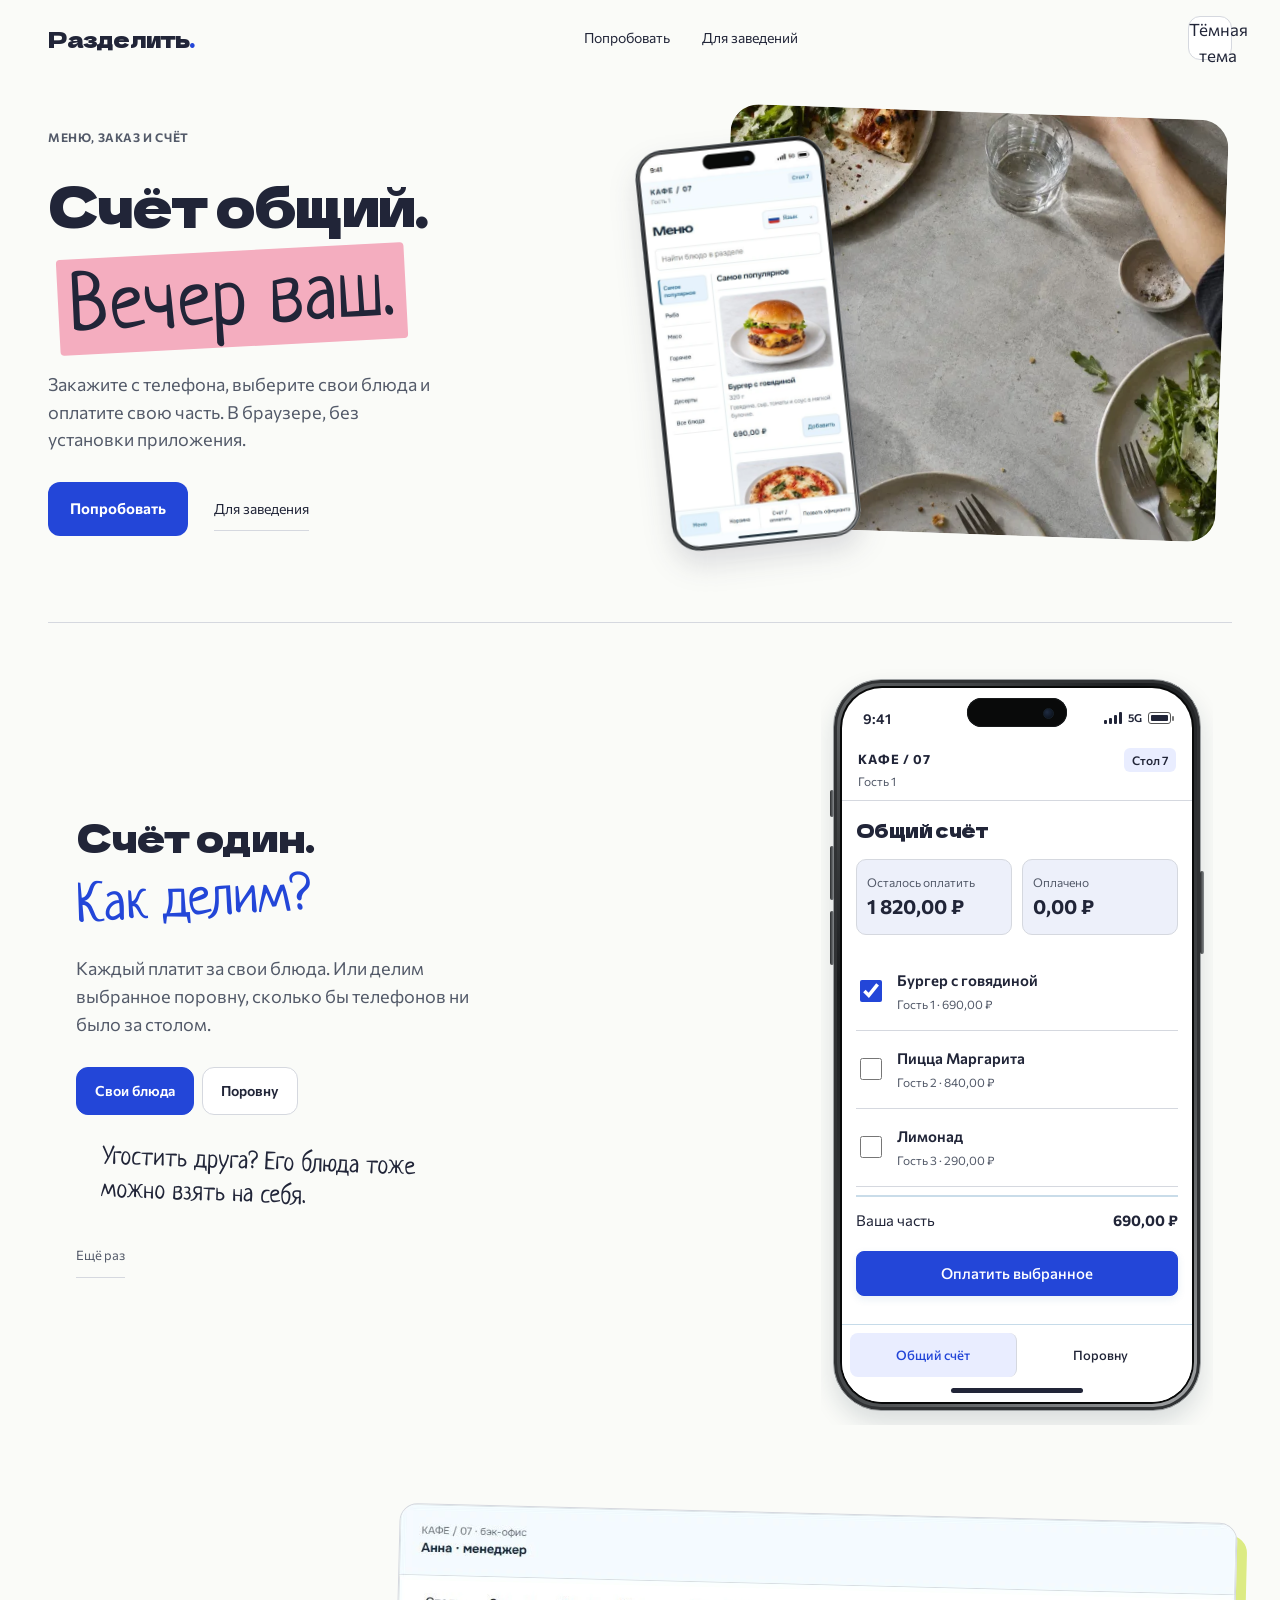
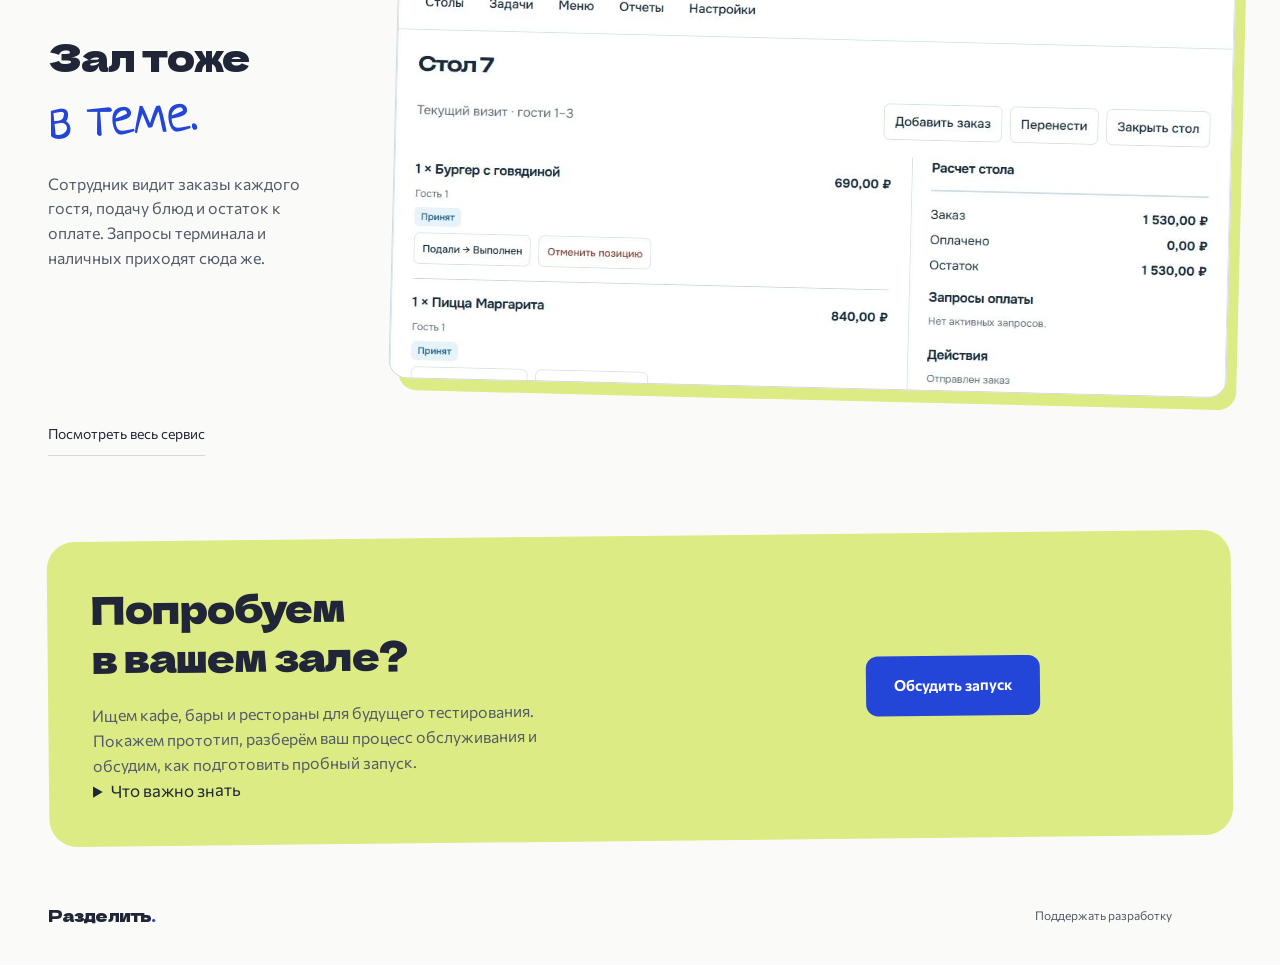
<file: index.html>
<!doctype html>
<html lang="ru">
<head>
  <meta charset="utf-8">
  <meta name="viewport" content="width=device-width, initial-scale=1">
  <meta name="color-scheme" content="light dark">
  <meta name="theme-color" content="#fafbf8">
  <meta name="description" content="Разделить: меню, совместный заказ и расчёт за столом в браузере. Посмотрите прототип и узнайте о раннем тестировании для заведений.">
  <meta property="og:title" content="Разделить. Счёт общий. Вечер ваш.">
  <meta property="og:description" content="Меню, заказ и общий счёт с телефона. Посмотрите демонстрацию сервиса для заведений.">
  <meta property="og:type" content="website">
  <meta property="og:url" content="https://razdelit.ru/">
  <link rel="canonical" href="https://razdelit.ru/">
  <title>Разделить | Меню, заказ и общий счёт</title>
  <link rel="icon" href="landing/favicon.svg" type="image/svg+xml">
  <link rel="preload" href="landing/assets/commissioner.woff2" as="font" type="font/woff2" crossorigin>
  <link rel="preload" href="landing/assets/delagothicone.woff2" as="font" type="font/woff2" crossorigin>
  <link rel="preload" href="landing/assets/neucha.woff2" as="font" type="font/woff2" crossorigin>
  <link rel="preload" href="landing/assets/table.webp" as="image" imagesrcset="landing/assets/table-700.webp 700w, landing/assets/table-1000.webp 1000w, landing/assets/table.webp 1400w" imagesizes="(max-width: 767px) 88vw, 45vw" fetchpriority="high">
  <link rel="stylesheet" href="landing/styles.css">
  <script src="landing/script.js" defer></script>
</head>
<body>
  <a class="skip-link" href="#main">Перейти к содержимому</a>
  <header class="site-header wrap">
    <a class="wordmark" href="#" aria-label="Разделить: в начало страницы">Разделить<span aria-hidden="true">.</span></a>
    <nav class="site-nav" aria-label="Основная навигация">
      <a href="#try">Попробовать</a>
      <a href="#venue">Для заведений</a>
    </nav>
    <button class="theme-switch" type="button" aria-label="Тёмная тема: включить" title="Сменить тему">Тёмная тема</button>
  </header>

  <main id="main">
    <section class="hero wrap" aria-labelledby="hero-title">
      <div class="hero-copy">
        <p class="eyebrow">Меню, заказ и счёт</p>
        <h1 id="hero-title">Счёт общий.<br><span class="scribble">Вечер ваш.</span></h1>
        <p class="hero-description">Закажите с телефона, выберите свои блюда и оплатите свою часть. В браузере, без установки приложения.</p>
        <div class="hero-actions">
          <a class="button button-primary" href="#try">Попробовать</a>
          <a class="text-link" href="#venue">Для заведения</a>
        </div>
      </div>
      <div class="hero-scene">
        <img class="table-photo" src="landing/assets/table.webp" srcset="landing/assets/table-700.webp 700w, landing/assets/table-1000.webp 1000w, landing/assets/table.webp 1400w" sizes="(max-width: 767px) 88vw, 45vw" width="1400" height="933" alt="Ресторанный стол с пиццей, салатом и голубой салфеткой" fetchpriority="high">
        <img class="hero-phone" src="landing/assets/menu.webp" width="422" height="894" alt="Экран меню в прототипе «Разделить» на телефоне" fetchpriority="high">
      </div>
    </section>

    <section class="interactive-demo wrap" id="try" aria-labelledby="try-title">
      <div class="demo-copy">
        <h2 id="try-title">Счёт один.<br><span class="scribble">Как делим?</span></h2>
        <p class="demo-intro">Каждый платит за свои блюда. Или делим выбранное поровну, сколько бы телефонов ни было за столом.</p>
        <div class="scenario-switch" role="group" aria-label="Способ деления счёта">
          <button type="button" data-demo-scenario="items" aria-pressed="true" aria-controls="guest-demo" disabled>Свои блюда</button>
          <button type="button" data-demo-scenario="equal" aria-pressed="false" aria-controls="guest-demo" disabled>Поровну</button>
        </div>
        <p class="sharing-note">Угостить друга? Его блюда тоже можно взять на себя.</p>
        <div class="demo-tools"><button class="demo-reset" type="button" data-demo-reset disabled>Ещё раз</button></div>
        <noscript><p>Для работы счёта включите JavaScript.</p></noscript>
      </div>
      <div class="demo-device" id="guest-demo">
        <iframe class="guest-demo-frame" src="prototype/index.html?embed=landing" title="Разделение и оплата счёта" loading="lazy"></iframe>
      </div>
    </section>

    <section class="showcase wrap" id="how" aria-labelledby="showcase-title">
      <div class="showcase-heading">
        <h2 id="showcase-title">Зал тоже<br><span class="scribble">в теме.</span></h2>
        <p>Сотрудник видит заказы каждого гостя, подачу блюд и остаток к оплате. Запросы терминала и наличных приходят сюда же.</p>
      </div>
      <div class="showcase-layout">
        <figure class="staff-preview">
          <img src="landing/assets/staff.webp" width="1060" height="600" loading="lazy" alt="Экран сотрудников в прототипе: заказ стола 7, блюда гостей и остаток к оплате">
        </figure>
      </div>
      <div class="staff-caption"><a class="text-link" href="prototype/index.html" target="_blank" rel="noopener">Посмотреть весь сервис</a></div>
    </section>

    <section class="contact-section wrap" id="venue" aria-labelledby="venue-title">
      <div class="contact-copy">
        <h2 id="venue-title">Попробуем<br>в вашем зале?</h2>
        <p>Ищем кафе, бары и рестораны для будущего тестирования. Покажем прототип, разберём ваш процесс обслуживания и обсудим, как подготовить пробный запуск.</p>
        <details class="project-details">
          <summary>Что важно знать</summary>
          <p>Сейчас готов прототип. Рабочее приложение ещё предстоит создать. Сервис задуман самостоятельным, подключение ресторанной системы необязательно. Сроки и тарифы пока не утверждены.</p>
        </details>
      </div>
      <div class="contact-addresses" id="contact">
        <button class="button button-primary contact-launch" type="button" data-open-contact>Обсудить запуск</button>
      </div>
    </section>
  </main>

  <footer class="site-footer wrap">
    <a class="wordmark" href="#">Разделить<span aria-hidden="true">.</span></a>
    <button type="button" class="support-link" data-open-support>Поддержать разработку</button>
  </footer>

  <dialog id="support-dialog" aria-labelledby="support-title">
    <div class="dialog-header"><h2 id="support-title">Поддержать «Разделить»</h2><button class="dialog-close" type="button">Закрыть</button></div>
    <p>Кампания на Planeta.ru готовится к публикации.</p>
    <a class="button button-primary" href="prototype/index.html" target="_blank" rel="noopener">Посмотреть сервис</a>
  </dialog>

  <dialog id="contact-dialog" aria-labelledby="contact-dialog-title">
    <div class="dialog-header"><h2 id="contact-dialog-title">Давайте<br><span class="scribble">знакомиться.</span></h2><button class="dialog-close" type="button" data-close-contact>Закрыть</button></div>
    <form id="contact-form">
      <div class="contact-modes" role="group" aria-label="Как связаться">
        <button type="button" data-contact-mode="call" aria-pressed="true">Позвоните мне</button>
        <button type="button" data-contact-mode="message" aria-pressed="false">Хочу написать</button>
      </div>
      <label class="form-field"><span>Ваше имя</span><input name="name" autocomplete="name" maxlength="80" required></label>
      <label class="form-field"><span id="contact-field-label">Телефон</span><input name="contact" type="tel" autocomplete="tel" maxlength="100" required></label>
      <label class="form-field"><span id="message-field-label">О заведении и удобном времени</span><textarea name="message" rows="3" maxlength="1500"></textarea></label>
      <button class="button button-primary form-submit" type="submit">Подготовить заявку</button>
    </form>
    <div id="contact-draft" hidden>
      <h3>Ваша заявка</h3>
      <textarea id="request-text" rows="7" readonly aria-label="Текст заявки"></textarea>
      <div class="draft-actions"><button class="button button-primary" type="button" data-copy-request>Скопировать</button><button class="text-button" type="button" data-edit-request>Изменить</button></div>
      <p class="form-status" role="status">Отправка ещё не подключена.</p>
    </div>
  </dialog>
</body>
</html>
</file>
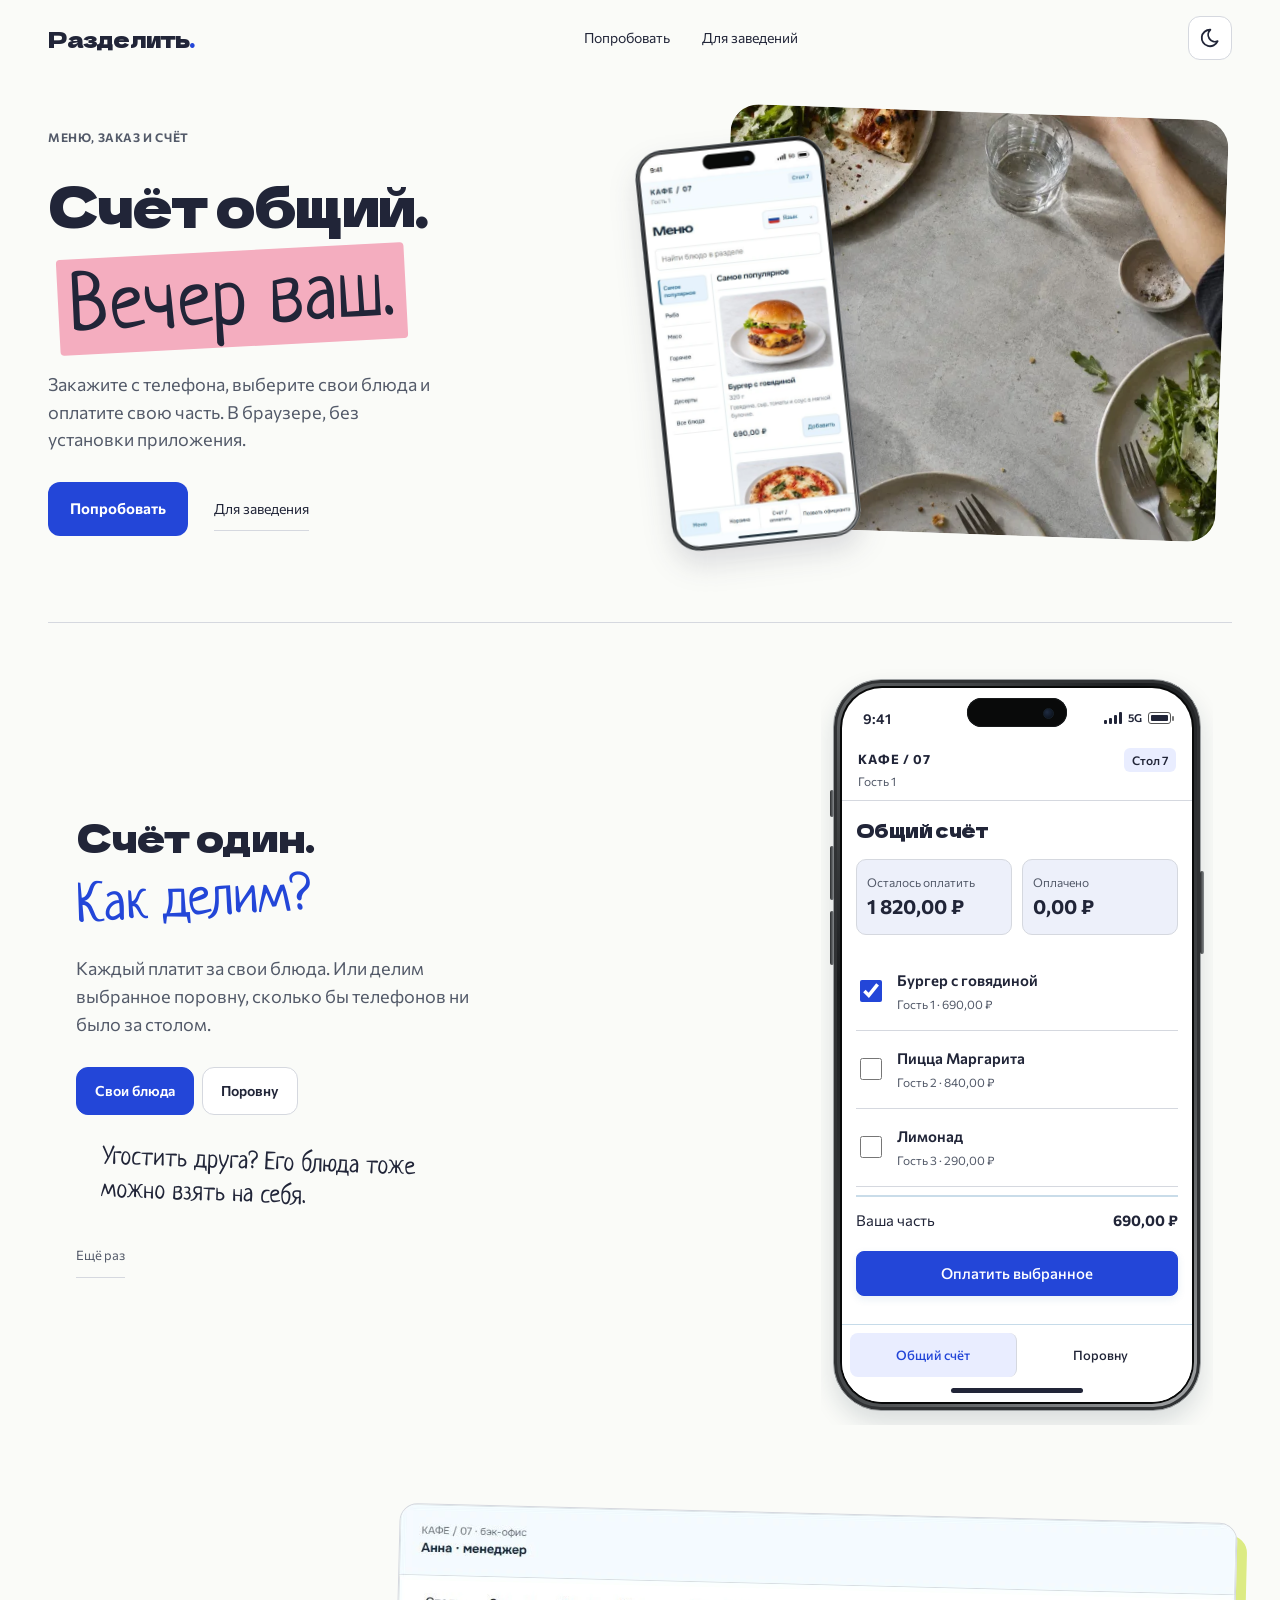
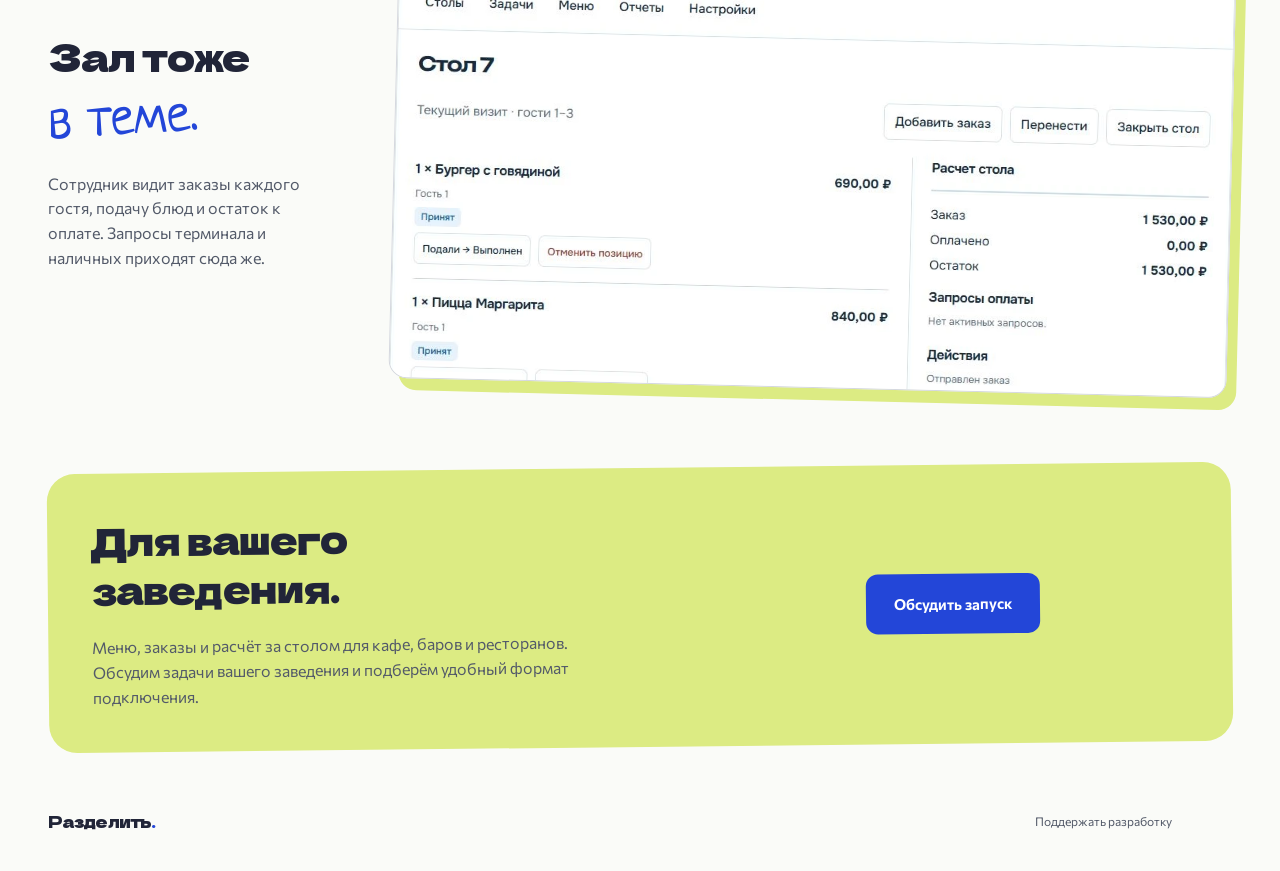
<file: landing/index.html>
<!doctype html>
<html lang="ru">
<head>
  <meta charset="utf-8">
  <meta name="viewport" content="width=device-width, initial-scale=1">
  <meta name="color-scheme" content="light dark">
  <meta name="theme-color" content="#fafbf8">
  <meta name="description" content="Разделить: меню, совместный заказ и расчёт за столом в браузере. Для кафе, баров и ресторанов. Обсудите подключение для вашего заведения.">
  <meta property="og:title" content="Разделить. Счёт общий. Вечер ваш.">
  <meta property="og:description" content="Меню, заказ и общий счёт с телефона. Посмотрите демонстрацию сервиса для заведений.">
  <meta property="og:type" content="website">
  <title>Разделить | Меню, заказ и общий счёт</title>
  <link rel="icon" href="favicon.svg" type="image/svg+xml">
  <link rel="preload" href="assets/commissioner.woff2" as="font" type="font/woff2" crossorigin>
  <link rel="preload" href="assets/delagothicone.woff2" as="font" type="font/woff2" crossorigin>
  <link rel="preload" href="assets/neucha.woff2" as="font" type="font/woff2" crossorigin>
  <link rel="preload" href="assets/table.webp" as="image" imagesrcset="assets/table-700.webp 700w, assets/table-1000.webp 1000w, assets/table.webp 1400w" imagesizes="(max-width: 767px) 88vw, 45vw" fetchpriority="high">
  <link rel="stylesheet" href="styles.css?v=20261009-3">
  <script src="script.js?v=20261009-3" defer></script>
</head>
<body id="top">
  <a class="skip-link" href="#main">Перейти к содержимому</a>
  <header class="site-header wrap">
    <a class="wordmark" href="#" aria-label="Разделить: в начало страницы">Разделить<span aria-hidden="true">.</span></a>
    <nav class="site-nav" aria-label="Основная навигация">
      <a href="#try">Попробовать</a>
      <a href="#venue">Для заведений</a>
    </nav>
    <button class="theme-switch" type="button" aria-label="Включить тёмную тему" title="Включить тёмную тему" data-icon="moon"><span class="theme-icon" aria-hidden="true"></span></button>
  </header>

  <main id="main">
    <section class="hero wrap" aria-labelledby="hero-title">
      <div class="hero-copy">
        <p class="eyebrow">Меню, заказ и счёт</p>
        <h1 id="hero-title">Счёт общий.<br><span class="scribble">Вечер ваш.</span></h1>
        <p class="hero-description">Закажите с телефона, выберите свои блюда и оплатите свою часть. В браузере, без установки приложения.</p>
        <div class="hero-actions">
          <a class="button button-primary" href="#try">Попробовать</a>
          <a class="text-link" href="#venue">Для заведения</a>
        </div>
      </div>
      <div class="hero-scene">
        <img class="table-photo" src="assets/table.webp" srcset="assets/table-700.webp 700w, assets/table-1000.webp 1000w, assets/table.webp 1400w" sizes="(max-width: 767px) 88vw, 45vw" width="1400" height="933" alt="Ресторанный стол с пиццей, салатом и голубой салфеткой" fetchpriority="high">
        <img class="hero-phone" src="assets/menu.webp" width="422" height="894" alt="Экран меню в прототипе «Разделить» на телефоне" fetchpriority="high">
      </div>
    </section>

    <section class="interactive-demo wrap" id="try" aria-labelledby="try-title">
      <div class="demo-copy">
        <h2 id="try-title">Счёт один.<br><span class="scribble">Как делим?</span></h2>
        <p class="demo-intro">Каждый платит за свои блюда. Или делим выбранное поровну, сколько бы телефонов ни было за столом.</p>
        <div class="scenario-switch" role="group" aria-label="Способ деления счёта">
          <button type="button" data-demo-scenario="items" aria-pressed="true" aria-controls="guest-demo" disabled>Свои блюда</button>
          <button type="button" data-demo-scenario="equal" aria-pressed="false" aria-controls="guest-demo" disabled>Поровну</button>
        </div>
        <p class="sharing-note">Угостить друга? Его блюда тоже можно взять на себя.</p>
        <div class="demo-tools"><button class="demo-reset" type="button" data-demo-reset disabled>Ещё раз</button></div>
        <noscript><p>Для работы счёта включите JavaScript.</p></noscript>
      </div>
      <div class="demo-device" id="guest-demo">
        <iframe class="guest-demo-frame" src="../prototype/index.html?embed=landing" title="Разделение и оплата счёта" loading="lazy"></iframe>
      </div>
    </section>

    <section class="showcase wrap" id="how" aria-labelledby="showcase-title">
      <div class="showcase-heading">
        <h2 id="showcase-title">Зал тоже<br><span class="scribble">в теме.</span></h2>
        <p>Сотрудник видит заказы каждого гостя, подачу блюд и остаток к оплате. Запросы терминала и наличных приходят сюда же.</p>
      </div>
      <div class="showcase-layout">
        <figure class="staff-preview">
          <img src="assets/staff.webp" width="1060" height="600" loading="lazy" alt="Экран сотрудников в прототипе: заказ стола 7, блюда гостей и остаток к оплате">
        </figure>
      </div>
    </section>

    <section class="contact-section wrap" id="venue" aria-labelledby="venue-title">
      <div class="contact-copy">
        <h2 id="venue-title">Для вашего<br>заведения.</h2>
        <p>Меню, заказы и расчёт за столом для кафе, баров и ресторанов. Обсудим задачи вашего заведения и подберём удобный формат подключения.</p>
      </div>
      <div class="contact-addresses" id="contact">
        <button class="button button-primary contact-launch" type="button" data-open-contact>Обсудить запуск</button>
      </div>
    </section>
  </main>

  <footer class="site-footer wrap">
    <a class="wordmark" href="#">Разделить<span aria-hidden="true">.</span></a>
    <button type="button" class="support-link" data-open-support>Поддержать разработку</button>
  </footer>

  <a class="back-to-top" href="#top" aria-label="Вернуться наверх" title="Вернуться наверх" hidden><span aria-hidden="true"></span></a>

  <dialog id="support-dialog" aria-labelledby="support-title">
    <div class="dialog-header"><h2 id="support-title">Поддержать «Разделить»</h2><button class="dialog-close" type="button">Закрыть</button></div>
    <p>Помогите нам развивать «Разделить». Поддержите проект на Planeta.ru и станьте частью его истории.</p>
    <a class="button button-primary" href="https://planeta.ru/campaigns/57958" target="_blank" rel="noopener">Поддержать на Planeta.ru</a>
  </dialog>

  <dialog id="contact-dialog" aria-labelledby="contact-dialog-title">
    <div class="dialog-header"><h2 id="contact-dialog-title">Давайте<br><span class="scribble">знакомиться.</span></h2><button class="dialog-close" type="button" data-close-contact>Закрыть</button></div>
    <form id="contact-form">
      <div class="contact-modes" role="group" aria-label="Как связаться">
        <button type="button" data-contact-mode="call" aria-pressed="true">Позвоните мне</button>
        <button type="button" data-contact-mode="message" aria-pressed="false">Хочу написать</button>
      </div>
      <label class="form-field"><span>Ваше имя</span><input name="name" autocomplete="name" maxlength="80" required></label>
      <label class="form-field"><span id="contact-field-label">Телефон</span><input name="contact" type="tel" autocomplete="tel" maxlength="100" required></label>
      <label class="form-field"><span id="message-field-label">О заведении и удобном времени</span><textarea name="message" rows="3" maxlength="1500"></textarea></label>
      <input name="website" type="text" hidden tabindex="-1" autocomplete="off" aria-hidden="true">
      <button class="button button-primary form-submit" type="submit">Отправить заявку</button>
      <p id="contact-send-status" class="form-status" role="status" aria-live="polite"></p>
      <p class="form-status">Имя, контакт и сообщение получит автор проекта в Telegram. <a href="https://t.me/artivtw" target="_blank" rel="noopener">Написать автору напрямую</a></p>
    </form>
    <div id="contact-draft" hidden>
      <h3>Заявка отправлена</h3>
      <textarea id="request-text" rows="7" readonly aria-label="Текст заявки"></textarea>
      <div class="draft-actions"><button class="button button-primary" type="button" data-copy-request>Скопировать</button><button class="text-button" type="button" data-edit-request>Новая заявка</button></div>
      <p class="form-status" role="status">Спасибо! Свяжемся с вами по указанному контакту.</p>
    </div>
  </dialog>
</body>
</html>
</file>
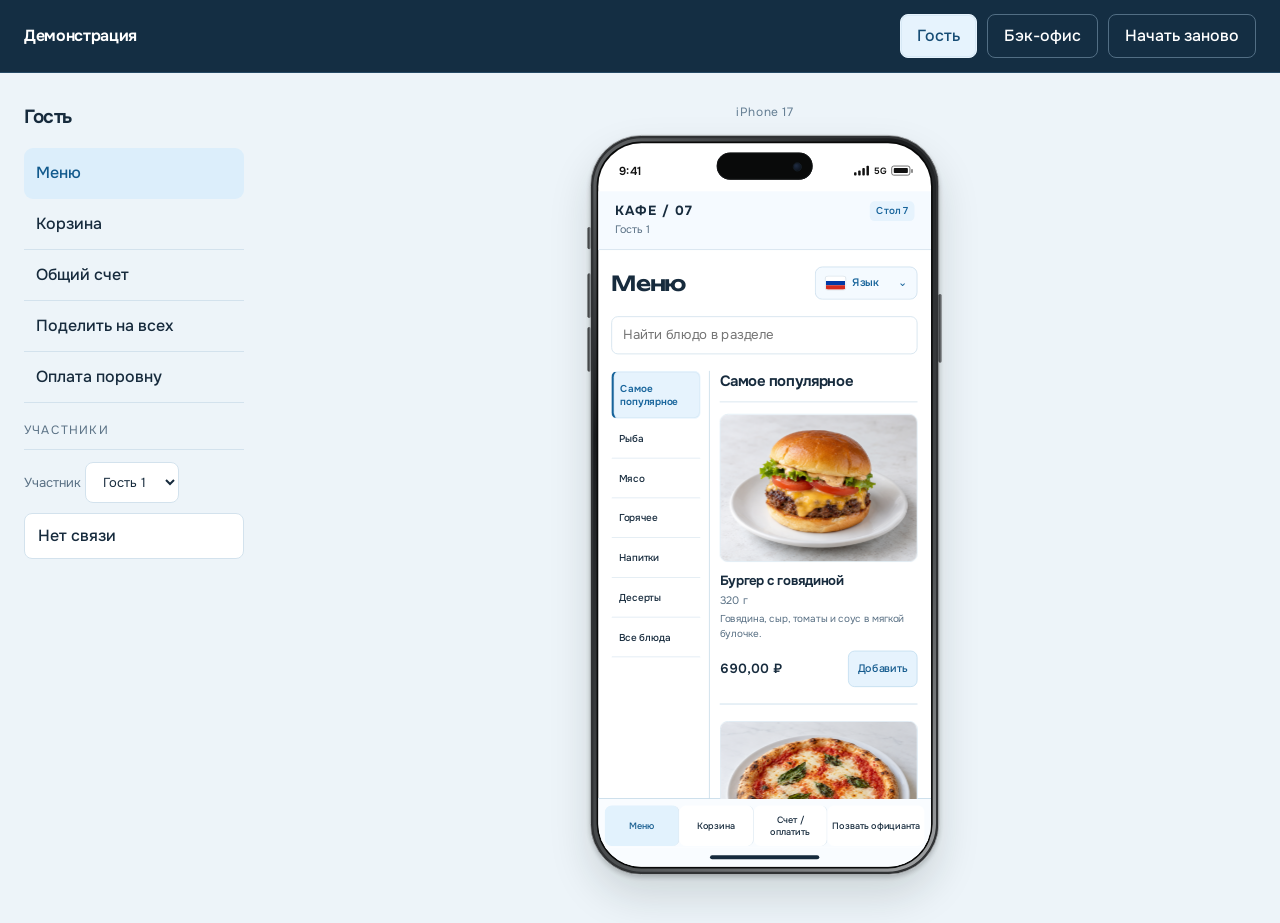
<file: prototype/index.html>
<!doctype html>
<html lang="ru">
<head>
<meta charset="utf-8">
<meta name="viewport" content="width=device-width,initial-scale=1">
<title>Разделить — Демонстрация</title>
<script>if(new URLSearchParams(location.search).get('embed')==='landing')document.documentElement.classList.add('landing-embed');</script>
<style>
@font-face{font-family:Onest;src:url(assets/fonts/onest.ttf) format("truetype");font-weight:100 900;font-style:normal;font-display:swap}
@font-face{font-family:Unbounded;src:url(assets/fonts/unbounded.ttf) format("truetype");font-weight:200 900;font-style:normal;font-display:swap}
:root{--bg:#edf4f9;--paper:#fff;--ink:#172b3d;--muted:#597084;--line:#d3e2ed;--accent:#17649b;--soft:#e6f3fd;--warn:#80531b;--error:#953c32;--radius:12px}
*{box-sizing:border-box}body{margin:0;font:16px/1.5 "Onest","Segoe UI",Arial,sans-serif;background:var(--bg);color:var(--ink)}button,input,select,textarea{font:inherit}button{cursor:pointer}button:disabled{cursor:not-allowed;opacity:.45}button,input,select,textarea{border:1px solid var(--line);border-radius:8px;background:var(--paper);color:var(--ink);padding:10px 13px}button:hover:not(:disabled){border-color:var(--accent)}button:focus-visible,input:focus-visible,select:focus-visible,textarea:focus-visible{outline:3px solid #8bc5ef;outline-offset:2px}.primary{background:var(--accent);color:white;border-color:var(--accent)}.quiet{border-color:transparent;background:transparent}.danger{color:var(--error)}.active{background:var(--soft);border-color:var(--accent);color:var(--accent)}.small{font-size:13px;color:var(--muted)}.badge{display:inline-block;padding:3px 8px;border-radius:6px;background:var(--soft);color:var(--accent);font-size:12px}.warn{background:#fff2db;color:var(--warn)}.row{display:flex;gap:10px;align-items:center;flex-wrap:wrap}.between{justify-content:space-between}.stack{display:grid;gap:14px}.muted{color:var(--muted)}h1{font-size:28px;line-height:1.2;margin:0 0 6px}h2{font-size:21px;margin:0 0 12px}h3{font-size:17px;margin:0 0 8px}p{margin:8px 0 14px}.money{font-variant-numeric:tabular-nums;font-weight:600;white-space:nowrap}.demo{padding:14px 24px;background:#172b3d;color:#fff;display:flex;align-items:center;gap:16px;flex-wrap:wrap}.demo .small{color:#bfd3e2}.demo button{padding:8px 16px;background:transparent;color:white;border-color:#526e84}.demo button.active{background:#fff;color:var(--ink)}.demo .right{margin-left:auto}.workspace{max-width:1360px;margin:30px auto;padding:0 24px;display:grid;grid-template-columns:220px minmax(0,1fr);gap:30px}.guide{align-self:start;position:sticky;top:24px}.guide p{font-size:14px;color:var(--muted)}.guide button{display:block;width:100%;text-align:left;margin-bottom:5px}.label{font-size:12px;text-transform:uppercase;letter-spacing:.1em;color:var(--muted);margin:18px 0 10px}.phone{max-width:440px;margin:0 auto;background:var(--paper);border:1px solid var(--line);border-radius:24px;overflow:hidden;box-shadow:0 12px 35px #172b3d0b}.phonehead{padding:22px 22px 15px;border-bottom:1px solid var(--line)}.phonehead .brand{font-size:18px;font-weight:600}.mobilebody{padding:22px;min-height:440px}.bottomnav{position:sticky;bottom:0;padding:10px 8px;background:var(--paper);border-top:1px solid var(--line);display:grid;grid-template-columns:1fr 1fr 1fr 1.15fr;gap:3px}.bottomnav button{font-size:12px;padding:10px 3px;min-height:48px;border:0}.bottomnav .called{background:#fff2db;color:var(--warn)}.chips{display:flex;gap:6px;flex-wrap:wrap;margin:12px 0 20px}.chips button{padding:8px 12px;font-size:14px}.dish{display:grid;grid-template-columns:74px 1fr;gap:13px;padding:16px 0;border-top:1px solid var(--line)}.photo{background:#eaf3fa;color:#617f96;border-radius:10px;display:grid;place-items:center;min-height:80px;font-size:12px}.photo.large{min-height:160px;margin-bottom:16px}.dish .photo{border:0}.dish h3{margin:0 0 3px}.dish p{font-size:13px;color:var(--muted);margin:3px 0 10px}.dish.disabled{opacity:.5}.dish button.add{font-size:13px;padding:7px 11px}.item{border-top:1px solid var(--line);padding:14px 0}.item:first-child{border-top:0}.totals{padding:16px 0;border-top:1px solid var(--line);display:grid;gap:8px}.widebtn{width:100%;margin-top:12px}.note{background:var(--soft);padding:12px;border-radius:8px;font-size:14px}.error{background:#fff0ed;color:var(--error);padding:12px;border-radius:8px}.empty{padding:40px 0;color:var(--muted)}.summary{display:grid;grid-template-columns:1fr 1fr;gap:12px;margin-bottom:18px}.summary>div{background:var(--bg);padding:12px;border-radius:10px}.count{display:inline-flex;align-items:center;gap:8px}.count button{min-width:40px}.check{display:flex;gap:8px;align-items:flex-start;margin:12px 0}.check input{width:18px;height:18px;accent-color:var(--accent)}.shell{background:var(--paper);border:1px solid var(--line);border-radius:16px;overflow:hidden}.staffhead{padding:22px 26px;border-bottom:1px solid var(--line)}.staffnav{display:flex;gap:6px;padding:12px 20px;border-bottom:1px solid var(--line);flex-wrap:wrap}.staffnav button{border:0}.staffbody{padding:26px}.tables{display:grid;grid-template-columns:repeat(3,minmax(0,1fr));gap:14px;margin-top:22px}.table{min-height:145px;border-radius:12px;text-align:left;padding:18px;display:grid;gap:7px}.table strong{font-size:24px}.table.current{background:var(--soft);border-color:var(--accent)}.floor{position:relative;min-height:330px;margin:20px 0;background:repeating-linear-gradient(0deg,transparent,transparent 39px,#cbddea66 40px),repeating-linear-gradient(90deg,transparent,transparent 39px,#cbddea66 40px);border:1px solid var(--line);border-radius:12px}.floor .table{position:absolute;min-height:85px;min-width:95px;padding:10px}.floor .table strong{font-size:19px}.floorlabel{position:absolute;bottom:12px;right:16px;font-size:12px;color:var(--muted)}.staffcols{display:grid;grid-template-columns:minmax(0,1.6fr) minmax(240px,1fr);gap:26px}.aside{border-left:1px solid var(--line);padding-left:24px}.lineactions button{font-size:13px;padding:7px 10px}table{width:100%;border-collapse:collapse}th,td{text-align:left;padding:12px 8px;border-bottom:1px solid var(--line);vertical-align:top}th{font-size:13px;color:var(--muted);font-weight:500}.field{display:grid;gap:5px;margin-bottom:13px}.field span{font-size:13px;color:var(--muted)}.field input,.field select,.field textarea{width:100%}.formgrid{display:grid;grid-template-columns:1fr 1fr;gap:0 16px}.task{padding:16px;border:1px solid var(--line);border-radius:10px;margin-bottom:12px}.task h3{margin-bottom:4px}.toast{position:fixed;bottom:22px;left:50%;transform:translateX(-50%);background:var(--ink);color:white;border-radius:8px;padding:12px 20px;z-index:20;max-width:90vw;box-shadow:0 4px 20px #0002}dialog{border:1px solid var(--line);border-radius:16px;padding:24px;max-width:420px;width:calc(100% - 32px);color:var(--ink)}dialog::backdrop{background:#172b3d60}dialog input,dialog select{width:100%}.paymark{border:2px dashed var(--line);border-radius:8px;margin:18px auto;padding:32px 16px;text-align:center;max-width:230px}.screenid{font-size:12px;color:var(--muted);margin-bottom:8px}.statusicon{font-size:38px;color:var(--accent)}.hide{display:none!important}.switch{display:flex;gap:6px;flex-wrap:wrap}.tablewrap{overflow:auto}.demo-meta{margin-bottom:20px}
@media(max-width:1000px){.workspace{grid-template-columns:170px minmax(0,1fr);gap:18px}.staffcols{grid-template-columns:1fr}.aside{border-left:0;border-top:1px solid var(--line);padding:20px 0 0}.tables{grid-template-columns:repeat(2,minmax(0,1fr))}}
@media(max-width:680px){.demo{padding:12px}.demo .right{margin-left:0}.workspace{display:block;margin:16px auto;padding:0 12px}.guide{position:static;margin-bottom:18px}.guide .screenlinks{display:flex;gap:6px;flex-wrap:wrap}.guide .screenlinks button{width:auto;margin:0;font-size:13px;padding:7px 10px}.guide p,.guide .label{display:none}.phone{border-radius:16px}.staffhead,.staffbody{padding:18px}.formgrid{grid-template-columns:1fr}.demo-meta{margin-top:12px}.staffnav{padding:8px}.floor .table{min-width:72px}.floor{min-height:310px}}

.menu-layout{display:grid;grid-template-columns:106px minmax(0,1fr);gap:16px;margin-top:20px;align-items:start}.menu-categories{display:grid;gap:6px;position:sticky;top:12px}.menu-categories button{text-align:left;border-color:transparent;background:transparent;font-size:13px;line-height:1.35;min-height:44px;padding:10px 9px;overflow-wrap:anywhere}.menu-categories button.active{background:var(--soft);color:var(--accent);border-left:3px solid var(--accent);font-weight:600}.menu-products{min-width:0;border-left:1px solid var(--line);padding-left:14px}.menu-products h2{font-size:19px;margin:0 0 14px}.menu-products .dish{display:block;padding:0 0 18px;margin-bottom:18px;border-top:0;border-bottom:1px solid var(--line)}.menu-products .photo{width:100%;min-height:104px;margin-bottom:12px;gap:8px;padding:12px}.menu-products .dish h3{font-size:16px;overflow-wrap:anywhere}.menu-products .row{gap:8px}.menu-products .dish button.add{min-height:40px}.menu-products .empty{padding-top:8px;font-size:14px}
@media(max-width:400px){.mobilebody:has(.menu-layout){padding:18px 12px}.menu-layout{grid-template-columns:90px minmax(0,1fr);gap:8px}.menu-products{padding-left:10px}.menu-categories button{font-size:12px;padding:10px 7px}.menu-products h2{font-size:17px}}

.device-presentation{display:grid;justify-items:center;gap:14px;padding:0 12px 18px}.device-caption{text-align:center;font-size:12px;letter-spacing:.05em;color:var(--muted)}.device-stage{position:relative;width:calc(422px * var(--device-scale,1));height:calc(894px * var(--device-scale,1))}.device-stage .phone{position:absolute;top:0;left:0;width:422px;max-width:none;height:894px;margin:0;padding:9px;background:linear-gradient(135deg,#646769,#191b1d 28%,#4d5052 70%,#a3a5a7);border:1px solid #9da1a3;border-radius:62px;overflow:visible;box-shadow:0 25px 50px #17211a25,0 3px 7px #0003,inset 0 0 0 3px #303234;transform:scale(var(--device-scale,1));transform-origin:top left}.phone-screen{height:874px;width:402px;display:flex;flex-direction:column;background:var(--paper);border:0;box-shadow:0 0 0 2px #080909;border-radius:52px;overflow:hidden;position:relative}.device-side{position:absolute;background:linear-gradient(90deg,#292b2d,#868a8d);border-radius:3px;width:4px;left:-4px}.device-side.mute{top:110px;height:27px}.device-side.volume-up{top:166px;height:54px}.device-side.volume-down{top:231px;height:54px}.device-side.power{left:auto;right:-4px;top:191px;height:83px}.ios-status{position:relative;flex:0 0 58px;display:flex;align-items:center;justify-content:space-between;padding:8px 25px 0;font-size:14px;font-weight:600;color:#111;user-select:none}.dynamic-island{position:absolute;width:116px;height:33px;border-radius:24px;background:#090a0a;left:50%;transform:translateX(-50%);top:11px;box-shadow:inset 0 0 0 1px #17191b}.dynamic-island:after{content:'';position:absolute;width:9px;height:9px;right:13px;top:12px;border-radius:50%;background:radial-gradient(circle at 35% 35%,#1f2c42,#080c13);border:1px solid #17202a}.ios-indicators{display:flex;gap:6px;align-items:center}.signal{height:12px;display:flex;align-items:flex-end;gap:2px}.signal i{width:3px;border-radius:1px;background:#111}.signal i:nth-child(1){height:4px}.signal i:nth-child(2){height:6px}.signal i:nth-child(3){height:9px}.signal i:nth-child(4){height:12px}.battery{height:12px;width:23px;border:1px solid #555;border-radius:3px;position:relative;padding:2px}.battery:before{content:'';display:block;height:6px;background:#111;border-radius:1px}.battery:after{content:'';position:absolute;width:2px;height:5px;right:-4px;top:3px;background:#777;border-radius:1px}.phone-screen .phonehead{padding:12px 20px 14px;flex:none}.phone-screen .mobilebody{min-height:0;flex:1;overflow-y:auto;overscroll-behavior:contain;scrollbar-width:thin;padding:20px 16px}.phone-screen .bottomnav{position:static;flex:none;padding:8px 8px 2px}.home-indicator{height:23px;display:grid;place-items:center;flex:none;background:#fff}.home-indicator:after{content:'';width:132px;height:5px;background:#172b3d;border-radius:4px}.phone-screen .menu-layout{grid-template-columns:108px minmax(0,1fr);gap:10px}.phone-screen .menu-products{padding-left:12px}.phone-screen .menu-categories{top:0}.phone-screen .menu-products h2{font-size:18px}

.phone-modal-overlay{position:absolute;inset:0;z-index:50;background:#172b3d60;display:flex;align-items:center;justify-content:center;padding:24px}.phone-modal-overlay dialog{position:relative;inset:auto;margin:0;width:100%;max-width:none;max-height:100%;overflow-y:auto;padding:22px;box-shadow:0 12px 40px #0003}.phone-modal-overlay dialog h2{font-size:22px}.phone-modal-overlay dialog .row{gap:10px}.phone-modal-overlay dialog .row button{flex:1;min-height:44px}.phone-modal-overlay dialog input[type=checkbox]{width:18px}
.phone-screen .toast{position:absolute;bottom:94px;left:16px;right:16px;transform:none;max-width:none;text-align:center;font-size:14px;padding:12px 16px;pointer-events:none}

body{-webkit-font-smoothing:antialiased}h1{font-family:Unbounded,Onest,sans-serif;font-weight:600;font-size:25px;letter-spacing:-.055em;line-height:1.35;margin-bottom:20px}h2,h3{font-weight:650;letter-spacing:-.025em}button{font-weight:500;transition:background-color .15s,border-color .15s,box-shadow .15s}button:not(:disabled):hover{background:#f1f8fe}.primary:not(:disabled):hover{background:#12527f;color:#fff}.primary{box-shadow:0 3px 8px #17649b19}.active{box-shadow:inset 0 0 0 1px #17649b12}button:disabled{opacity:1;color:#8798a6;background:#f1f5f8;border-color:#e0e8ef}.primary:disabled{color:#7f95a5;background:#e5eef5;box-shadow:none}.demo{background:#142e43;border-bottom:1px solid #274a65}.demo strong{font-weight:650;letter-spacing:-.02em}.demo button:not(:disabled):hover{background:#28485f}.demo button.active{background:#e6f3fd;color:#174d75;border-color:#e6f3fd}.guide h2{font-size:19px;margin-bottom:16px}.guide .screenlinks button{border:0;border-bottom:1px solid var(--line);border-radius:0;background:transparent;margin:0;padding:13px 12px;min-height:46px}.guide .screenlinks button.active{background:#dceefb;border-radius:9px;border-bottom-color:transparent;box-shadow:none;color:#125a8d}.guide .row{padding-top:12px;border-top:1px solid var(--line)}.device-caption{color:#647e93}.phonehead .brand{letter-spacing:.08em;font-size:16px;font-weight:700}.phone-screen .phonehead{background:#f5faff}.badge{font-weight:550}.menu-categories{gap:0}.menu-categories button{border-radius:0;border-bottom:1px solid #dce8f1;padding:12px 8px;min-height:48px;overflow-wrap:normal;font-size:12px}.menu-categories button.active{border-radius:8px;border-bottom-color:transparent}.menu-products{border-left-color:#c9dce9}.menu-products h2{padding-bottom:12px;border-bottom:1px solid var(--line);font-size:17px;line-height:1.4}.menu-products .dish{padding-bottom:20px;margin-bottom:20px;border-bottom:1px solid #c6dbe9}.menu-products .photo{background:#eaf3fa;border:1px solid #dbe9f3;min-height:108px}.menu-products .dish .photo{border:1px solid #dbe9f3}.menu-products .dish h3{font-size:16px;line-height:1.4}.menu-products .dish p{font-size:12px;line-height:1.55}.menu-products .dish button.add{background:#e6f3fd;border-color:#c2ddf0;color:#145b8e;min-height:44px}.menu-products .dish.disabled{opacity:1;color:#7f909e}.menu-products .dish.disabled .photo,.menu-products .dish.disabled>div{opacity:.65}.dish.disabled .badge.warn{opacity:1}.item{padding:18px 0;border-top-color:#c9dce9}.item h3{line-height:1.45;overflow-wrap:anywhere}.item .row.between{gap:8px}.count{gap:6px}.count button{min-width:44px;min-height:44px;padding:8px}.totals{margin-top:14px;border-top:2px solid #c9dce9;padding-top:18px}.summary{grid-template-columns:repeat(2,minmax(0,1fr));gap:10px;margin-top:12px}.summary>div{background:#f0f7fc;border:1px solid #d9e8f3;padding:13px 10px}.summary strong{font-size:19px;overflow-wrap:anywhere}.phone-screen .bottomnav{border-top:1px solid #c6dbe9;background:#f9fcff;grid-template-columns:1fr 1fr 1fr 1.3fr;gap:0}.bottomnav button{border-radius:8px;font-size:11px;line-height:1.3;border-right:1px solid #dce8f1;box-shadow:none}.bottomnav button:last-child{border-right:0}.bottomnav button.active{color:#125a8d;background:#e2f2fd}.bottomnav button.called{background:#fff0d4;color:#80531b}.phone-screen .home-indicator{background:#f9fcff}.field{margin:14px 0;min-width:0}.field input,.field select,.field textarea{min-width:0;min-height:44px}.check{padding:13px 0;border-bottom:1px solid var(--line);margin:0;align-items:center}.check input,dialog input[type=checkbox]{width:18px;height:18px;flex:none}.check span{min-width:0}.phone-modal-overlay{padding:22px}.phone-modal-overlay dialog{border-color:#cbdde9;padding:24px 20px;border-radius:20px}.phone-modal-overlay dialog h2{margin-bottom:12px}.phone-modal-overlay dialog .row{padding-top:12px;margin-top:16px;border-top:1px solid var(--line)}.phone-modal-overlay dialog .photo.large{min-height:130px}.note{border:1px solid #d0e5f5;margin:14px 0}.toast{background:#143e5e}.shell{box-shadow:0 10px 30px #28476308}.staffhead{background:#f5faff}.staffnav button{border-radius:8px}.table{border-color:#ccdeec}.table.current{background:#e8f5ff}.task{border-color:#ccdeec;box-shadow:0 2px 6px #172b3d04}.tablewrap{margin-top:18px;border:1px solid var(--line);border-radius:10px}thead{background:#f2f8fc}tbody tr:last-child td{border-bottom:0}.tablewrap th,.tablewrap td{padding:14px 12px}.formgrid{grid-template-columns:repeat(2,minmax(0,1fr))}.staffbody>h3{padding-top:12px;border-top:1px solid var(--line)}.phone-screen .mobilebody{scrollbar-color:#bfd6e7 transparent}.stack{margin-top:20px}.empty{font-size:15px;line-height:1.6}.field textarea{resize:vertical}
@media(max-width:680px){.formgrid{grid-template-columns:minmax(0,1fr)}.guide .screenlinks button{border:1px solid var(--line);border-radius:8px;padding:8px 10px}.guide .row{margin-top:12px}.tables{gap:10px}.table{padding:14px}.staffbody h1{font-size:23px}}
.demo button{min-height:44px}.lineactions button{min-height:40px}
@media(prefers-reduced-motion:reduce){button{transition:none}}

.menu-products .photo{position:relative;display:block;padding:0;min-height:0;aspect-ratio:4/3;overflow:hidden}.photo img{display:block;width:100%;height:100%;object-fit:cover}.menu-products .photo .badge{position:absolute;left:8px;right:8px;top:8px;padding:6px 8px;text-align:center;background:#fff4df;box-shadow:0 2px 8px #0001}.photo.large{padding:0;min-height:0;aspect-ratio:4/3;overflow:hidden}.phone-modal-overlay dialog .photo.large{min-height:0}.menu-products .dish.disabled .photo{opacity:1}.menu-products .dish.disabled .photo img{opacity:.5;filter:grayscale(.65)}

.menu-title-row{display:flex;align-items:center;justify-content:space-between;gap:12px;margin-bottom:20px}.menu-title-row h1{margin:0;min-width:0}.language-switch{position:relative;flex:none;z-index:25}.language-switch summary{list-style:none;border:1px solid #ccdfed;border-radius:9px;padding:9px 10px;background:#f4faff;font-size:13px;line-height:1.4;cursor:pointer;min-height:40px;display:flex;align-items:center;gap:8px;color:var(--accent);font-weight:550}.language-switch summary{min-width:124px;padding-inline:12px}.language-switch summary>span:last-child{margin-left:auto}.language-flag{width:24px;height:16px;flex:none;object-fit:cover;border-radius:3px;box-shadow:0 0 0 1px #172b3d18}.language-choice{display:flex;align-items:center;gap:10px}.language-switch summary::-webkit-details-marker{display:none}.language-switch summary:focus-visible{outline:3px solid #8bc5ef;outline-offset:2px}.language-switch[open] summary{background:var(--soft);border-color:var(--accent)}.language-options{position:absolute;right:0;top:calc(100% + 8px);width:178px;padding:5px;background:white;border:1px solid #ccdfed;border-radius:12px;box-shadow:0 8px 24px #172b3d20}.language-options button{display:flex;align-items:center;justify-content:space-between;width:100%;min-height:44px;text-align:left;border:0;border-radius:7px;padding:10px;font-size:14px}.language-options button[aria-pressed=true]{background:var(--soft);color:var(--accent)}.phone-screen:lang(zh-CN){font-family:Onest,"PingFang SC","Microsoft YaHei",sans-serif}.phone-screen:lang(zh-CN) h1{font-family:Onest,"PingFang SC","Microsoft YaHei",sans-serif;letter-spacing:0}.phone-screen:lang(en-US) .menu-categories button{font-size:12px}.phone-screen:lang(en-US) .bottomnav button{font-size:11px}.phone-screen:lang(zh-CN) .bottomnav button{font-size:12px}
@media(prefers-reduced-motion:reduce){*{scroll-behavior:auto}}
</style>
<link rel="stylesheet" href="landing-embed.css">
</head>
<body>
<header class="demo"><strong>Демонстрация</strong><div class="row right"><button data-action="role" data-value="guest" id="roleGuest" class="active">Гость</button><button data-action="role" data-value="staff" id="roleStaff">Бэк-офис</button><button data-action="reset">Начать заново</button></div></header>
<main class="workspace"><aside class="guide" id="guide"></aside><section id="view" aria-label="Экран приложения"></section></main>
<dialog id="dialog"><div id="dialogContent"></div></dialog><div id="toast" class="toast hide" role="status"></div>
<script src="i18n.js"></script>
<script>
(()=>{
'use strict';
const landingEmbed = new URLSearchParams(location.search).get('embed') === 'landing';
if(landingEmbed){document.documentElement.classList.add('landing-embed');document.title='Разделить | Счёт стола';}
const $=id=>document.getElementById(id);
let guestLanguage='ru',noticeMessage='';
try{const saved=localStorage.getItem('splitbill-language');if(['ru','en','zh'].includes(saved))guestLanguage=saved}catch{}
if(landingEmbed) guestLanguage='ru';
const i18n=window.SplitBillI18n;
const money=n=>new Intl.NumberFormat(role==='guest'?i18n.locales[guestLanguage]:'ru-RU',{style:'currency',currency:'RUB',currencyDisplay:'narrowSymbol',maximumFractionDigits:2}).format(n/100);
const esc=v=>String(v).replace(/[&<>"']/g,c=>({'&':'&amp;','<':'&lt;','>':'&gt;','"':'&quot;',"'":'&#39;'}[c]));
let uid=50,role='guest',screen='menu',staffScreen='tables',category='Самое популярное',search='',map=false,offline=false,guest=1,selected=[],splitCount=3,payment=null,statusId=null,staffTable=7;
let catalog,orders,allocations,payments,shares,cart,call,closed,log,settings,activeCartGuest,carts;
const guestScreens=[['menu','G01 · Меню'],['cart','G03 · Корзина'],['bill','G04 · Общий счет'],['split','G05 · Поделить на всех'],['shares','G06 · Оплата поровну']];
const staffScreens=[['tables','B02 · Столы'],['tasks','B04 · Задачи'],['table','B03 · Заказ стола'],['add','B05 · Добавить заказ'],['menu','B07 · Меню'],['reports','B08 · Отчеты'],['settings','B09 · Настройки'],['login','B01 · Сотрудник']];
function init(){
 uid=50;staffTable=7;category='Самое популярное';search='';catalog=[{id:1,name:'Бургер с говядиной',popular:true,cat:'Мясо',desc:'Говядина, сыр, томаты и соус в мягкой булочке.',weight:'320 г',price:69000,stock:true,variants:[]},{id:2,name:'Пицца Маргарита',popular:true,cat:'Горячее',desc:'Томаты, моцарелла и свежий базилик.',weight:'450 г',price:84000,stock:true,variants:[]},{id:3,name:'Лимонад',popular:true,cat:'Напитки',desc:'Лимон, мята, вода и сахар.',weight:'300 мл',price:29000,stock:true,variants:[['300 мл',29000],['500 мл',39000]]},{id:4,name:'Капучино',cat:'Напитки',desc:'Эспрессо и молоко.',weight:'250 мл',price:25000,stock:true,variants:[['250 мл',25000],['350 мл',31000]]},{id:5,name:'Чизкейк',cat:'Десерты',desc:'Сливочный сыр, песочное печенье, ягодный соус.',weight:'150 г',price:39000,stock:false,variants:[]},{id:6,name:'Лосось на гриле',cat:'Рыба',desc:'Филе лосося, овощи на гриле и лимонный соус.',weight:'280 г',price:119000,stock:true,variants:[]}];
 orders=[];
 allocations=[];orders.forEach(o=>{for(let i=0;i<o.q;i++)allocations.push({id:++uid,line:o.id,unit:i,amount:o.price,state:'free',share:null,pay:null})});
 payments=[];shares=[];cart=[];carts={1:cart};call=null;closed=false;log=[];settings={route:'approval',assignment:'shared',take:true,debt:true,verbal:true};selected=[];payment=null;statusId=null;screen='menu';staffScreen='tables';guest=1;offline=false;map=false;activeCartGuest=1;render();
}
function notice(t){noticeMessage=t;$('toast').textContent=role==='guest'?i18n.text(t,guestLanguage):t;$('toast').classList.remove('hide');clearTimeout(notice.timer);notice.timer=setTimeout(()=>$('toast').classList.add('hide'),2700)}
function audit(t){log.unshift({text:t,by:role==='guest'?'Гость '+guest:'Анна · менеджер'})}
function btn(text,action,value='',cls='',disabled=false){return `<button class="${cls}" data-action="${action}" data-value="${esc(value)}" ${disabled?'disabled':''}>${text}</button>`}
const free=()=>allocations.filter(a=>a.state==='free'&&!orders.find(o=>o.id===a.line).cancelled);
const unpaid=()=>allocations.filter(a=>a.state!=='paid').reduce((s,a)=>s+a.amount,0);
const paid=()=>allocations.filter(a=>a.state==='paid').reduce((s,a)=>s+a.amount,0);
const total=()=>allocations.reduce((s,a)=>s+a.amount,0);
function selection(){selected=selected.filter(id=>positionFree().some(a=>a.id===id));return positionFree().filter(a=>selected.includes(a.id))}
const positionFree=()=>free().filter(a=>!a.share);
const selSum=()=>selection().reduce((s,a)=>s+a.amount,0);
function rowState(o){const aa=allocations.filter(a=>a.line===o.id);const pp=aa.filter(a=>a.state==='paid').reduce((s,a)=>s+a.amount,0);const locked=aa.some(a=>a.state==='locked');return `<span class="badge ${o.cancelled?'warn':''}">${o.cancelled?'Отменено':o.served?'Выполнен':'Принят'}</span> ${pp?`<span class="badge">${pp===aa.reduce((s,a)=>s+a.amount,0)?'Оплачено': 'Оплачено '+money(pp)}</span>`:''} ${locked?'<span class="badge warn">В оплате</span>':''}`}
function languageFlag(id){return `<img class="language-flag" src="assets/flags/${id}.svg" alt="" aria-hidden="true">`}
function languagePicker(){return `<details class="language-switch"><summary aria-label="Язык">${languageFlag(guestLanguage)}<span>Язык</span><span aria-hidden="true">⌄</span></summary><div class="language-options" aria-label="Выбор языка">${[['ru','Русский'],['en','English'],['zh','中文']].map(([id,name])=>`<button data-action="language" data-value="${id}" lang="${i18n.locales[id]}" aria-label="${name}" aria-pressed="${guestLanguage===id}"><span class="language-choice">${languageFlag(id)}<span>${name}</span></span><span aria-hidden="true">${guestLanguage===id?'✓':''}</span></button>`).join('')}</div></details>`}
function top(title,id){return id==='G01'?`<div class="menu-title-row"><h1>${title}</h1>${languagePicker()}</div>`:`<h1>${title}</h1>`}
function chooseGuest(){return `<label class="small">Участник <select id="guestPick" aria-label="Участник стола"><option value="1" ${guest===1?'selected':''}>Гость 1</option><option value="2" ${guest===2?'selected':''}>Гость 2</option><option value="3" ${guest===3?'selected':''}>Гость 3</option></select></label>`}
function fitDevice(){const availableWidth=window.innerWidth<=680?window.innerWidth-52:window.innerWidth-320;const scale=Math.min(1,Math.max(.35,(window.innerHeight-160)/894),availableWidth/422);document.documentElement.style.setProperty('--device-scale',scale)}
window.addEventListener('resize',fitDevice);
let renderedGuestView='';
function render(){
 const guestViewKey=role+':'+guest+':'+screen+':'+category,previousScroll=document.querySelector('.mobilebody')?.scrollTop||0;
 if(document.querySelector('.phone-modal-overlay'))closeDialog();
 document.body.append($('toast'));
 fitDevice();
 $('roleGuest').classList.toggle('active',role==='guest');$('roleStaff').classList.toggle('active',role==='staff');
 const screens=role==='guest'?guestScreens:staffScreens;
 $('guide').innerHTML=`<h2>${role==='guest'?'Гость':'Бэк-офис'}</h2><div class="screenlinks">${screens.map(([id,name])=>btn(name.split(' · ')[1],'screen',id,(role==='guest'?screen:staffScreen)===id?'active':'')).join('')}</div>${role==='guest'?`<div class="label">Участники</div><div class="row">${chooseGuest()}${btn(offline?'Восстановить связь':'Нет связи','offline')}</div>`:''}`;
 if(role==='guest'){$('view').innerHTML=`<div class="device-presentation"><div class="device-caption">iPhone 17</div><div class="device-stage"><div class="phone" aria-label="Интерактивный макет телефона"><span class="device-side mute" aria-hidden="true"></span><span class="device-side volume-up" aria-hidden="true"></span><span class="device-side volume-down" aria-hidden="true"></span><span class="device-side power" aria-hidden="true"></span><div class="phone-screen"><div class="ios-status" aria-hidden="true"><span>9:41</span><span class="dynamic-island"></span><span class="ios-indicators"><span class="signal"><i></i><i></i><i></i><i></i></span><span style="font-size:11px">5G</span><span class="battery"></span></span></div><div class="phonehead"><div class="row between"><span class="brand">КАФЕ / 07</span><span class="badge">Стол ${staffTable}</span></div><div class="small">Гость ${guest}</div></div><div class="mobilebody">${offline?'<div class="error" role="alert">Нет связи. Показаны сохраненные данные.</div>':''}${closed?ended():guestBody()}</div><nav class="bottomnav" aria-label="Навигация гостя">${landingEmbed?`${btn('Общий счёт','screen','bill',screen==='bill'?'active':'')}${btn('Поровну','screen',shares.length?'shares':'split',['split','shares'].includes(screen)?'active':'')}`:`${btn('Меню','screen','menu',screen==='menu'?'active':'')}${btn('Корзина '+(cart.length?'('+cart.reduce((s,c)=>s+c.q,0)+')':''),'screen','cart',screen==='cart'?'active':'')}${btn('Счет / оплатить','screen','bill',screen==='bill'?'active':'')}${btn('Позвать официанта','call','',call?'called':'',offline||closed)}`}</nav><div class="home-indicator" aria-hidden="true"></div></div></div></div></div>`}
 else $('view').innerHTML=`<div class="shell"><div class="staffhead row between"><div><div class="small">КАФЕ / 07 · бэк-офис</div><strong>Анна · менеджер</strong></div></div><nav class="staffnav" aria-label="Навигация сотрудников">${staffScreens.slice(0,7).filter(([id])=>!['table','add'].includes(id)).map(([id,name])=>btn(name.split(' · ')[1],'screen',id,staffScreen===id?'active':'')).join('')}</nav><div class="staffbody">${staffBody()}</div></div>`;
 if(role==='guest'){document.querySelector('.phone-screen').append($('toast'));$('toast').textContent=noticeMessage;i18n.apply(document.querySelector('.phone-screen'),guestLanguage);if(guestViewKey===renderedGuestView)document.querySelector('.mobilebody').scrollTop=previousScroll;}renderedGuestView=guestViewKey;
}
function guestBody(){if(screen==='menu')return menu();if(screen==='cart')return basket();if(screen==='bill')return bill();if(screen==='split')return split();if(screen==='shares')return shareScreen();if(screen==='checkout')return checkout();if(screen==='status')return payStatus();return menu()}
const dishImages={1:'burger.png',2:'pizza.png',3:'lemonade.png',4:'cappuccino.png',5:'cheesecake.png',6:'salmon.png'};
function foodImage(p,large=false){const file=dishImages[p.id];return file?`<img src="assets/food/${file}" alt="${esc(p.name)}" width="1448" height="1086" loading="${large?'eager':'lazy'}" decoding="async">`:''}
function menu(){const categories=['Самое популярное',...new Set(['Рыба','Мясо','Горячее','Напитки','Десерты',...catalog.map(p=>p.cat)].filter(c=>catalog.some(p=>p.cat===c))),'Все блюда'];if(!categories.includes(category))category='Самое популярное';const list=catalog.filter(p=>(category==='Все блюда'||(category==='Самое популярное'?p.popular:p.cat===category))&&i18n.text(p.name,guestLanguage).toLowerCase().includes(search.toLowerCase()));return `${top('Меню','G01')}<input id="search" type="search" placeholder="Найти блюдо в разделе" aria-label="Поиск блюда" value="${esc(search)}" style="width:100%"><div class="menu-layout"><nav class="menu-categories" aria-label="Категории меню">${categories.map(c=>`<button data-action="category" data-value="${esc(c)}" class="${category===c?'active':''}" aria-current="${category===c?'true':'false'}">${esc(c)}</button>`).join('')}</nav><section class="menu-products" aria-label="Блюда категории"><h2>${esc(category)}</h2>${list.map(p=>`<article class="dish ${p.stock?'':'disabled'}"><button class="photo" data-action="dish" data-value="${p.id}" ${p.stock?'':'disabled'} aria-label="Открыть ${esc(p.name)}">${foodImage(p)}${p.stock?'':'<span class="badge warn">Нет в наличии</span>'}</button><div><h3>${esc(p.name)}</h3><div class="small">${esc(p.weight)}</div><p>${esc(p.desc)}</p><div class="row between"><span class="money">${money(p.price)}</span>${p.stock?btn('Добавить','add',p.id,'add',offline):''}</div></div></article>`).join('')||'<div class="empty">В этом разделе ничего не найдено</div>'}</section></div>`}
function basket(){return `${top('Моя корзина','G03')}${cart.length?cart.map((c,i)=>`<div class="item"><h3>${esc(c.name)}</h3><div class="small">${c.variant||'Стандартная порция'}</div><div class="row between"><div class="count">${btn('−','cartminus',i)}<span>${c.q}</span>${btn('+','cartplus',i)}</div><span class="money">${money(c.price*c.q)}</span></div></div>`).join('')+`<div class="totals row between"><span>Сумма заказа</span><strong>${money(cart.reduce((s,c)=>s+c.price*c.q,0))}</strong></div>${btn('Отправить заказ','submit','','primary widebtn',offline)}`:'<div class="empty">Корзина пока пустая.</div>'+btn('Открыть меню','screen','menu','primary widebtn')}`}
function bill(){if(landingEmbed)return landingBill();const ss=selSum();return `${top('Общий счет','G04')}<div class="summary"><div><div class="small">Осталось оплатить</div><strong>${money(unpaid())}</strong></div><div><div class="small">Оплачено</div><strong>${money(paid())}</strong></div></div><div class="row">${btn('Мои позиции','mine')}${btn('Выбрать все','all','')}${btn('Снять выбор','none')}</div>${orders.map(o=>{const available=positionFree().filter(a=>a.line===o.id);const chosen=available.filter(a=>selected.includes(a.id));const chosenUnits=new Set(chosen.map(a=>a.unit)).size;return `<div class="item"><div class="row between"><h3>${o.q} × ${esc(o.name)}</h3><span class="money">${money(o.price*o.q)}</span></div><div class="small">Гость ${o.guest}${o.variant?' · '+o.variant:''}</div><div class="row" style="margin:8px 0">${rowState(o)}</div>${available.length?`<div class="row between"><span class="small">Выбрано ${chosenUnits} из ${new Set(available.map(a=>a.unit)).size}</span><div class="count">${btn('−','selectminus',o.id,'',!chosen.length)}${btn('+','selectplus',o.id,'',!available.some(a=>!selected.includes(a.id)))}${btn(chosen.length===available.length?'Убрать':'Выбрать','selectline',o.id)}</div></div>`:''}${allocations.some(a=>a.line===o.id&&a.share)?'<div class="small">В равном разделении · оплата через «Поровну»</div>':''}</div>`}).join('')}<div class="totals"><div class="row between"><span>Выбрано к оплате</span><strong>${money(ss)}</strong></div>${btn('Оплатить выбранное','payselected','','primary',!ss||offline)}${shares.length?btn('Поровну: '+shares.length+' человек','screen','shares'):btn('Поделить на всех','screen','split','',offline||!positionFree().length)}</div>${!orders.length?'<div class="empty">В счете пока нет позиций.</div>':!unpaid()?'<div class="note">Счет оплачен.</div>':''}`}
function split(){if(shares.length)return shareScreen();const ss=selSum();return `${top('Поделить на всех','G05')}${btn('Весь счет','all','','widebtn',offline)}${orders.map(o=>{let aa=positionFree().filter(a=>a.line===o.id);return aa.length?`<label class="check"><input type="checkbox" data-line="${o.id}" ${aa.every(a=>selected.includes(a.id))?'checked':''} ${offline?'disabled':''}><span>${esc(o.name)}<br><span class="small">${money(aa.reduce((s,a)=>s+a.amount,0))} · Гость ${o.guest}</span></span></label>`:''}).join('')}<label class="field"><span>На сколько людей делим</span><input id="splitCount" type="number" min="2" max="30" value="${splitCount}"></label><div class="totals"><div class="row between"><span>В «Поделить на всех»</span><strong>${money(ss)}</strong></div><div class="row between"><span>На человека, примерно</span><strong id="perShare">${money(Math.floor(ss/splitCount))}</strong></div></div>${btn('Создать равные доли','createshares','','primary widebtn',!ss||offline)}${btn('Назад к счету','screen','bill','widebtn')}`}
function shareScreen(){const started=allocations.some(a=>a.share&&a.state!=='free');return `${top('Оплата поровну','G06')}${shares.length?shares.map(s=>{const aa=allocations.filter(a=>a.share===s.id);const due=aa.filter(a=>a.state==='free').reduce((sum,a)=>sum+a.amount,0);return `<div class="item"><div class="row between"><h3>${esc(s.name)}</h3><strong>${money(aa.reduce((sum,a)=>sum+a.amount,0))}</strong></div><div class="small">${aa.every(a=>a.state==='paid')?'Оплачено':aa.some(a=>a.state==='locked')?'В оплате':'К оплате '+money(due)}</div>${btn('Оплатить эту часть','payshare',s.id,'widebtn',!due||offline)}</div>`}).join(''):'<div class="empty">Счет ещё не разделен.</div>'}${shares.length&&!started?btn('Изменить разделение','editsplit','','widebtn',offline):''}${shares.length&&started?'<p class="small">Оплата началась: состав и число людей уже не меняются.</p>':''}${btn('Вернуться к общему счету','screen','bill','widebtn')}`}
function editSplit(){if(allocations.some(a=>a.share&&a.state!=='free')){notice('Нельзя изменить разделение после начала оплаты');return}const aa=allocations.filter(a=>a.share),merged=new Map();aa.forEach(a=>{const key=a.line+':'+a.unit;const item=merged.get(key);if(item)item.amount+=a.amount;else merged.set(key,{...a,id:++uid,share:null,pay:null})});allocations=allocations.filter(a=>!a.share).concat([...merged.values()]);shares=[];selected=[...merged.values()].map(a=>a.id);screen='split';render()}
function checkout(){const amount=payment?payment.ids.map(id=>allocations.find(a=>a.id===id)).filter(Boolean).reduce((s,a)=>s+a.amount,0):0;return `${top('Как оплатить','G07')}<div class="note row between"><span>${payment?.label||'Выбранные позиции'}</span><strong>${money(amount)}</strong></div><div class="stack">${(landingEmbed?[['СБП','sbp'],['Картой','card']]:[['СБП · онлайн','sbp'],['Карта · онлайн','card'],['Картой через официанта','terminal'],['Наличными через официанта','cash']]).map(([label,v])=>btn(label,'startpay',v,'',offline)).join('')}</div><div class="item"><label class="check"><input id="tips" type="checkbox"><span>Добавить чаевые · 10%<br><span class="small">Необязательно, ${money(Math.round(amount*.1))}</span></span></label></div>${btn('Назад к счету','screen','bill','widebtn')}`}
function payStatus(){const p=payments.find(p=>p.id===statusId);if(!p)return '<p>Выберите платеж в счете.</p>';if(landingEmbed)return landingPayStatus(p);const offlinePay=['terminal','cash'].includes(p.method);return `${top(p.state==='paid'?'Оплачено':offlinePay?'Ожидаем сотрудника':'Проверяем оплату','G08')}<div class="statusicon">${p.state==='paid'?'✓':'…'}</div><h2>${money(p.amount)}</h2><p>${esc(p.label)}</p><div class="note">${p.state==='paid'?'Ваша оплата учтена. Остальные могут продолжать заказывать.':offlinePay?(p.taking?'Сотрудник принимает оплату. Отменить запрос самостоятельно уже нельзя.':'Запрос отправлен. Выбранная доля заблокирована до оплаты или отмены.'):'Результат пока не подтвержден. Эта доля защищена от повторной оплаты.'}</div>${p.tips?`<p class="small">Чаевые отдельно: ${money(p.tips)}</p>`:''}${p.state!=='paid'&&!offlinePay?`<div class="paymark">${landingEmbed?'Демо. Деньги не списываются.':'Онлайн-оплата'}</div><div class="row">${btn(landingEmbed?'Завершить демооплату':'Подтвердить оплату','paysuccess',p.id,landingEmbed?'primary':'')}${btn('Оплата не прошла','payfail',p.id)}</div>`:''}${p.state==='locked'&&offlinePay&&!p.taking?btn('Отменить запрос','cancelpay',p.id,'widebtn'):''}${btn('Вернуться к счету','screen','bill','widebtn')}`}
function ended(){return `${top('Визит завершен','G09')}<p>Спасибо за визит!</p>${btn('Начать новый визит','newvisit','','primary widebtn')}`}
function staffBody(){if(staffScreen==='tables')return tables();if(staffScreen==='table')return staffOrder();if(staffScreen==='tasks')return tasks();if(staffScreen==='add')return staffAdd();if(staffScreen==='menu')return staffMenu();if(staffScreen==='reports')return reports();if(staffScreen==='settings')return settingScreen();if(staffScreen==='login')return login();return tables()}
function tables(){const tableButtons=[1,2,3,4,5,6,7,8,9].map((t,i)=>{const current=t===staffTable&&!closed;return `<button class="table ${current?'current':''}" data-action="opentable" data-value="${t}" ${current?'':'disabled'} ${map?`style="left:${8+(i%3)*31}%;top:${20+Math.floor(i/3)*95}px"`:''}><strong>${t}</strong><span class="small">${current?'Текущий визит':'Свободен'}</span>${current?`<span class="money">${money(unpaid())}</span>${call?'<span class="badge warn">Вызов</span>':''}`:''}</button>`}).join('');return `${top('Столы','B02')}<div class="row between"><span class="muted">Все столы · текущая смена</span><div class="switch">${btn('Карточки','tableview','cards',!map?'active':'')}${btn('Схема зала','tableview','map',map?'active':'')}</div></div><div class="${map?'floor':'tables'}">${tableButtons}${map?'':''}</div>${closed?'<div class="note">Текущий визит закрыт. Новый начнется при следующем сканировании QR.</div>':''}`}
function staffOrder(){return `${top('Стол '+staffTable,'B03')}<div class="row between"><span class="muted">Текущий визит · гости 1–3</span><div class="row">${btn('Добавить заказ','screen','add','',closed)}${btn('Перенести','transfer','', '',closed)}${btn('Закрыть стол','close','', '',closed)}</div></div><div class="staffcols" style="margin-top:22px"><div>${orders.map(o=>`<div class="item"><div class="row between"><h3>${o.q} × ${esc(o.name)}</h3><strong>${money(o.q*o.price)}</strong></div><div class="small">Гость ${o.guest}${o.variant?' · '+o.variant:''}</div><div class="row" style="margin:8px 0">${rowState(o)}</div><div class="lineactions row">${!o.cancelled&&!o.served?btn('Подали → Выполнен','serve',o.id):''}${!o.cancelled?btn('Отменить позицию','cancelorder',o.id,'danger'):''}</div></div>`).join('')||'<div class="empty">Новых заказов пока нет.</div>'}</div><aside class="aside"><h3>Расчет стола</h3><div class="totals"><div class="row between"><span>Заказ</span><strong>${money(total())}</strong></div><div class="row between"><span>Оплачено</span><strong>${money(paid())}</strong></div><div class="row between"><span>Остаток</span><strong>${money(unpaid())}</strong></div></div><h3>Запросы оплаты</h3>${paymentTasks()}<h3 style="margin-top:20px">Действия</h3>${log.slice(0,5).map(l=>`<p class="small">${esc(l.text)}<br>${esc(l.by)}</p>`).join('')||'<p class="small">Новых действий нет.</p>'}</aside></div>`}
function paymentTasks(){return payments.filter(p=>p.state==='locked').map(p=>`<div class="task"><h3>${money(p.amount)} · ${p.method==='cash'?'Наличные':p.method==='terminal'?'Терминал':'Онлайн'}</h3><div class="small">${esc(p.label)}</div>${['cash','terminal'].includes(p.method)?`<div class="row" style="margin-top:10px">${!p.taking?btn('Начать прием','takepay',p.id):btn('Подтвердить получение','paysuccess',p.id,'primary')}</div>`:'<p class="small">Проверяем результат партнера. Повторно не списывать.</p>'}</div>`).join('')||'<p class="small">Нет активных запросов.</p>'}
function tasks(){return `${top('Задачи','B04')}${call?`<div class="task"><div class="row between"><h3>Вызов · стол ${staffTable}</h3><span class="badge warn">${call.taken?'Анна взяла в работу':'Новый'}</span></div><div class="row">${settings.take&&!call.taken?btn('Взять в работу','takecall'):''}${btn('Выполнено','donecall')}</div></div>`:''}${orders.filter(o=>!o.served&&!o.cancelled).map(o=>`<div class="task"><div class="row between"><h3>${o.q} × ${esc(o.name)}</h3><span class="small">Стол ${staffTable} · Гость ${o.guest}</span></div><div class="row">${settings.route==='approval'&&!o.approved?btn('Подтвердить внутренне','approve',o.id):'<span class="badge">Передано исполнителю</span>'}${btn('Подали → Выполнен','serve',o.id)}</div></div>`).join('')}${paymentTasks()}`}
function staffAdd(){return `${top('Добавить устный заказ','B05')}<label class="field"><span>Гость — обязательно</span><select id="staffGuest"><option value="1">Гость 1</option><option value="2">Гость 2</option><option value="3">Гость 3</option><option value="4">Создать Гостя 4 без телефона</option></select></label>${catalog.map(p=>`<div class="item row between"><div><strong>${esc(p.name)}</strong><div class="small">${money(p.price)}</div></div>${btn('Добавить в заказ','staffadd',p.id,'',!p.stock||closed||!settings.verbal)}</div>`).join('')}<p class="small">${settings.verbal?'':'Устные заказы отключены.'}</p>${btn('Вернуться к столу','screen','table')}`}
function staffMenu(){return `${top('Меню заведения','B07')}<div class="row">${btn('Создать блюдо','editdish','new','primary')}${btn('Загрузить таблицу','import')}</div><div class="tablewrap"><table><thead><tr><th>Блюдо</th><th>Категория</th><th>Цена</th><th>Доступность</th><th></th></tr></thead><tbody>${catalog.map(p=>`<tr><td>${esc(p.name)}<div class="small">${p.weight}</div></td><td>${esc(p.cat)}</td><td>${money(p.price)}</td><td>${btn(p.stock?'В наличии':'Нет в наличии','stock',p.id)}</td><td>${btn('Редактировать','editdish',p.id)}</td></tr>`).join('')}</tbody></table></div>`}
function reports(){return `${top('Отчеты','B08')}<div class="row"><label>Период <input type="date" value="2026-10-03" disabled></label></div><div class="summary" style="margin-top:20px"><div><span class="small">Поступления по исходным оплатам</span><h2>${money(paid())}</h2></div><div><span class="small">Неоплаченный остаток</span><h2>${money(unpaid())}</h2></div></div><h3>По способам оплаты</h3><table><thead><tr><th>Способ</th><th>Подтверждено</th></tr></thead><tbody>${[['СБП','sbp'],['Карта онлайн','card'],['Терминал','terminal'],['Наличные','cash']].map(([name,method])=>`<tr><td>${name}</td><td>${money(payments.filter(p=>p.state==='paid'&&p.method===method).reduce((s,p)=>s+p.amount,0))}</td></tr>`).join('')}</tbody></table><h3 style="margin-top:24px">Продажи по блюдам · заказанные позиции</h3><table><thead><tr><th>Блюдо</th><th>Количество</th><th>Стоимость</th></tr></thead><tbody>${orders.filter(o=>!o.cancelled).map(o=>`<tr><td>${esc(o.name)}</td><td>${o.q}</td><td>${money(o.q*o.price)}</td></tr>`).join('')}</tbody></table><h3 style="margin-top:24px">История визита</h3><p>Стол ${staffTable} · ${closed?'Закрыт':'Открыт'} · остаток ${money(unpaid())}</p><p class="small">Внешние возвраты не учтены. Эти суммы не являются чистой выручкой после возвратов.</p>`}
function settingScreen(){return `${top('Правила заведения','B09')}<div class="formgrid"><label class="field"><span>Маршрут заказа</span><select data-setting="route"><option value="approval" ${settings.route==='approval'?'selected':''}>Сначала официанту</option><option value="direct" ${settings.route==='direct'?'selected':''}>Напрямую исполнителю</option></select></label><label class="field"><span>Назначение столов</span><select data-setting="assignment"><option value="shared" ${settings.assignment==='shared'?'selected':''}>Общая очередь</option><option value="assigned" ${settings.assignment==='assigned'?'selected':''}>Закрепление за сотрудником</option></select></label></div>${[['take','Кнопка «Взять в работу»'],['debt','Разрешить закрытие с долгом'],['verbal','Устный заказ через сотрудника']].map(([k,name])=>`<label class="check"><input type="checkbox" data-setting="${k}" ${settings[k]?'checked':''}><span>${name}</span></label>`).join('')}`}
function login(){return `${top('Вход сотрудника','B01')}<div style="max-width:360px"><label class="field"><span>Личная учетная запись</span><input placeholder="Логин сотрудника" autocomplete="username"></label><label class="field"><span>Пароль</span><input type="password" placeholder="Пароль" autocomplete="current-password"></label>${btn('Войти','screen','tables','primary widebtn')}<hr style="border:0;border-top:1px solid var(--line);margin:24px 0"><h3>Общее устройство</h3><label class="field"><span>Переключение по личному PIN</span><input type="password" inputmode="numeric" placeholder="••••"></label>${btn('Переключить сотрудника','screen','tables','widebtn')}</div>`}
let modalTrigger=null;
function modal(html){const dialog=$('dialog');if(dialog.open)closeDialog();modalTrigger=document.activeElement;$('dialogContent').innerHTML=html;const title=dialog.querySelector('h2');if(title){title.id='modalTitle';dialog.setAttribute('aria-labelledby','modalTitle')}else dialog.removeAttribute('aria-labelledby');if(role==='guest'){i18n.apply(dialog,guestLanguage);const phone=document.querySelector('.phone-screen'),overlay=document.createElement('div');overlay.className='phone-modal-overlay';phone.append(overlay);overlay.append(dialog);[...phone.children].filter(el=>el!==overlay).forEach(el=>el.inert=true);dialog.setAttribute('aria-modal','true');dialog.show();dialog.querySelector('input,select,textarea,button')?.focus()}else dialog.showModal()}
function closeDialog(){const dialog=$('dialog'),overlay=dialog.closest('.phone-modal-overlay');dialog.close();dialog.removeAttribute('aria-modal');if(overlay){const phone=overlay.parentElement;document.body.append(dialog);overlay.remove();[...phone.children].forEach(el=>el.inert=false)}if(modalTrigger?.isConnected)modalTrigger.focus();modalTrigger=null}
$('dialog').addEventListener('keydown',e=>{if(!$('dialog').closest('.phone-modal-overlay'))return;if(e.key==='Escape'){e.preventDefault();closeDialog()}else if(e.key==='Tab'){const controls=[...$('dialog').querySelectorAll('button:not(:disabled),input:not(:disabled),select:not(:disabled),textarea:not(:disabled),[tabindex="0"]')];const first=controls[0],last=controls.at(-1);if(e.shiftKey&&document.activeElement===first){e.preventDefault();last?.focus()}else if(!e.shiftKey&&document.activeElement===last){e.preventDefault();first?.focus()}}});
function addToCart(p,variant='',price=p.price){if(activeCartGuest!==guest){carts[activeCartGuest]=cart;cart=carts[guest]||[];activeCartGuest=guest}const existing=cart.find(c=>c.product===p.id&&c.variant===variant);if(existing)existing.q++;else cart.push({product:p.id,name:p.name,variant,price,q:1});notice('Добавлено в корзину');render()}
function dish(p){modal(`<div class="photo large">${foodImage(p,true)}</div><h2>${esc(p.name)}</h2><p>${esc(p.desc)}</p><p class="small">${p.weight}</p>${p.variants.length?`<label class="field"><span>Выберите вариант</span><select id="variant">${p.variants.map(([v,price],i)=>`<option value="${i}">${v} · ${money(price)}</option>`).join('')}</select></label>`:`<p class="money">${money(p.price)}</p>`}<div class="row">${btn('Добавить в корзину','modaladd',p.id,'primary',!p.stock||offline)}${btn('Закрыть','dismiss')}</div>`)}
function submit(){if(offline||!cart.length||closed)return;const bad=cart.find(c=>!catalog.find(p=>p.id===c.product)?.stock);if(bad){notice(bad.name+' больше нет в наличии. Уберите позицию из корзины.');return}cart.forEach(c=>{const o={id:++uid,product:c.product,name:c.name,variant:c.variant,price:c.price,q:c.q,guest,served:false,cancelled:false,approved:settings.route==='direct'};orders.push(o);for(let i=0;i<c.q;i++)allocations.push({id:++uid,line:o.id,unit:i,amount:c.price,state:'free',share:null,pay:null})});cart=[];carts[guest]=cart;audit('Отправлен заказ');screen='bill';notice('Заказ принят');render()}
function selectLine(id){const aa=positionFree().filter(a=>a.line===id);if(aa.every(a=>selected.includes(a.id)))selected=selected.filter(i=>!aa.some(a=>a.id===i));else selected=[...new Set([...selected,...aa.map(a=>a.id)])]}
function createShares(){if(shares.length){screen='shares';render();return}const aa=selection();if(!aa.length)return;const newShares=Array.from({length:splitCount},(_,i)=>({id:++uid,name:'Человек '+(i+1)}));let remainderCursor=0;const replacements=[];aa.forEach(a=>{const base=Math.floor(a.amount/splitCount),rem=a.amount%splitCount;const amounts=Array(splitCount).fill(base);for(let j=0;j<rem;j++)amounts[(remainderCursor+j)%splitCount]++;remainderCursor=(remainderCursor+rem)%splitCount;amounts.forEach((amount,i)=>{if(amount)replacements.push({...a,id:++uid,amount,share:newShares[i].id})})});allocations=allocations.filter(a=>!selected.includes(a.id)).concat(replacements);shares=newShares;selected=[];screen='shares';audit('Созданы равные доли: '+splitCount);render()}
function prepare(ids,label){if(offline)return;payment={ids:ids.filter(id=>free().some(a=>a.id===id)),label};if(!payment.ids.length){notice('Выбранная часть уже недоступна');return}screen='checkout';render()}
function startPay(method){if(offline||!payment)return;const aa=free().filter(a=>payment.ids.includes(a.id));if(aa.length!==payment.ids.length){notice('Счет изменился. Выберите позиции заново.');screen='bill';render();return}const amount=aa.reduce((s,a)=>s+a.amount,0);const p={id:++uid,ids:aa.map(a=>a.id),amount,method,label:payment.label,state:'locked',taking:false,tips:$('tips')?.checked?Math.round(amount*.1):0};payments.push(p);aa.forEach(a=>{a.state='locked';a.pay=p.id});statusId=p.id;selected=[];screen='status';audit('Начата оплата '+money(amount));render()}
function finishPayment(id,success){const p=payments.find(p=>p.id===id);if(!p||p.state!=='locked')return;allocations.filter(a=>a.pay===id).forEach(a=>{a.state=success?'paid':'free';if(!success)a.pay=null});p.state=success?'paid':'cancelled';audit(success?'Подтверждена оплата '+money(p.amount):'Оплата отменена');if(!success&&role==='guest')screen='bill';render()}
function editDish(id){const p=catalog.find(p=>p.id===id)||{name:'',cat:'Горячее',desc:'',weight:'',price:0};modal(`<h2>${id==='new'?'Новое блюдо':'Редактировать блюдо'}</h2><label class="field"><span>Название</span><input id="editName" value="${esc(p.name)}"></label><label class="field"><span>Категория</span><input id="editCat" value="${esc(p.cat)}"></label><label class="field"><span>Состав и описание</span><textarea id="editDesc">${esc(p.desc)}</textarea></label><label class="field"><span>Вес / объем</span><input id="editWeight" value="${esc(p.weight)}"></label><label class="field"><span>Цена, ₽</span><input id="editPrice" type="number" min="0" value="${p.price/100}"></label><label class="check"><input id="editPopular" type="checkbox" ${p.popular?'checked':''}>Показывать в «Самое популярное»</label><div class="row">${btn('Сохранить','savedish',id,'primary')}${id!=='new'?btn('Удалить из меню','deletedish',id,'danger'):''}${btn('Отмена','dismiss')}</div>`)}
document.addEventListener('click',e=>{const switcher=document.querySelector('.language-switch');if(switcher&&!switcher.contains(e.target))switcher.open=false;const b=e.target.closest('[data-action]');if(!b||b.disabled)return;const action=b.dataset.action,v=b.dataset.value,id=Number(v);
 if(landingEmbed&&action==='resumedemo'){const pending=payments.find(p=>p.id===id&&p.state==='locked');if(pending){statusId=id;screen='status';render()}return}
 if(landingEmbed && (action==='role'||action==='screen'&&!['bill','split','shares','checkout','status'].includes(v)))return;
 if(action==='role'){role=v;render()}else if(action==='screen'){if(role==='guest')screen=v;else staffScreen=v;render()}
 else if(action==='reset'){role='guest';if(landingEmbed)setLandingScenario('items');else init()}
 else if(action==='language'){if(!['ru','en','zh'].includes(v))return;guestLanguage=v;search='';try{localStorage.setItem('splitbill-language',v)}catch{}render();document.querySelector('.language-switch summary')?.focus()}
 else if(action==='category'){category=v;render()}else if(action==='dish')dish(catalog.find(p=>p.id===id));
 else if(action==='add'){const p=catalog.find(p=>p.id===id);p.variants.length?dish(p):addToCart(p)}
 else if(action==='modaladd'){const p=catalog.find(p=>p.id===id),vv=$('variant')?p.variants[Number($('variant').value)]:null;closeDialog();addToCart(p,vv?vv[0]:'',vv?vv[1]:p.price)}
 else if(action==='dismiss')closeDialog();else if(action==='cartplus'){cart[id].q++;render()}else if(action==='cartminus'){if(--cart[id].q===0)cart.splice(id,1);render()}else if(action==='submit')submit();
 else if(action==='call'){if(!call){call={taken:false};audit('Вызван сотрудник');render();notice('Официант вызван')}else modal(`<h2>Официант вызван</h2><p>${call.taken?'Официант принял вызов и скоро подойдет.':'Запрос уже отправлен. Официант скоро подойдет.'}</p><div class="row">${btn('ОК','dismiss','','primary')}${btn('Отменить вызов','cancelcall')}</div>`)}
 else if(action==='cancelcall'){call=null;closeDialog();audit('Вызов отменен');render()}else if(action==='takecall'){call.taken=true;render()}else if(action==='donecall'){call=null;render()}
 else if(action==='all'){selected=positionFree().map(a=>a.id);render()}else if(action==='none'){selected=[];render()}else if(action==='mine'){selected=positionFree().filter(a=>orders.find(o=>o.id===a.line).guest===guest).map(a=>a.id);render()}else if(action==='selectline'){selectLine(id);render()}
 else if(action==='selectplus'){const aa=positionFree().filter(a=>a.line===id&&!selected.includes(a.id));if(aa.length)selected.push(...aa.filter(a=>a.unit===aa[0].unit).map(a=>a.id));render()}else if(action==='selectminus'){const aa=positionFree().filter(a=>a.line===id&&selected.includes(a.id));if(aa.length)selected=selected.filter(i=>!aa.filter(a=>a.unit===aa[aa.length-1].unit).some(a=>a.id===i));render()}
 else if(action==='editsplit')editSplit();else if(action==='createshares')createShares();else if(action==='payselected')prepare(selection().map(a=>a.id),'Выбранные позиции');else if(action==='payshare'){const s=shares.find(s=>s.id===id);prepare(free().filter(a=>a.share===id).map(a=>a.id),s.name)}else if(action==='startpay')startPay(v);else if(action==='paysuccess')finishPayment(id,true);else if(action==='payfail')finishPayment(id,false);
 else if(action==='cancelpay'){const p=payments.find(p=>p.id===id);if(p&&!p.taking)finishPayment(id,false)}else if(action==='takepay'){payments.find(p=>p.id===id).taking=true;render()}
 else if(action==='serve'){orders.find(o=>o.id===id).served=true;audit('Подана позиция');render()}else if(action==='approve'){orders.find(o=>o.id===id).approved=true;render()}
 else if(action==='cancelorder'){const o=orders.find(o=>o.id===id);if(allocations.some(a=>a.line===id&&a.state!=='free')){notice('Нельзя отменить позицию, которая оплачена или находится в оплате.');return}modal(`<h2>Отменить ${esc(o.name)}?</h2><label class="field"><span>Причина</span><select id="cancelReason"><option>Нет в наличии</option><option>По просьбе гостя</option><option>Ошибка заказа</option></select></label><div class="row">${btn('Отменить позицию','confirmcancel',id,'danger')}${btn('Назад','dismiss')}</div>`)}
 else if(action==='confirmcancel'){orders.find(o=>o.id===id).cancelled=true;allocations=allocations.filter(a=>a.line!==id);audit('Позиция отменена: '+$('cancelReason').value);closeDialog();render()}
 else if(action==='tableview'){map=v==='map';render()}else if(action==='opentable'){staffScreen='table';render()}
 else if(action==='staffadd'){const p=catalog.find(p=>p.id===id),g=Number($('staffGuest').value);const o={id:++uid,product:p.id,name:p.name,price:p.price,q:1,guest:g,variant:p.variants[0]?.[0]||'',served:false,cancelled:false};orders.push(o);allocations.push({id:++uid,line:o.id,unit:0,amount:o.price,state:'free',share:null,pay:null});audit('Добавлен устный заказ Гостю '+g);notice('Позиция добавлена');render()}
 else if(action==='stock'){catalog.find(p=>p.id===id).stock=!catalog.find(p=>p.id===id).stock;render()}else if(action==='editdish')editDish(v==='new'?'new':id);
 else if(action==='savedish'){const name=$('editName').value.trim(),price=Math.round(Number($('editPrice').value)*100);if(!name||!Number.isFinite(price)||price<0){notice('Укажите название и корректную цену');return}const data={name,popular:$('editPopular').checked,cat:$('editCat').value.trim()||'Без категории',desc:$('editDesc').value,weight:$('editWeight').value,price};if(v==='new')catalog.push({id:++uid,...data,stock:true,variants:[]});else Object.assign(catalog.find(p=>p.id===id),data);closeDialog();render()}
 else if(action==='deletedish'){catalog=catalog.filter(p=>p.id!==id);closeDialog();render()}else if(action==='import'){modal(`<h2>Загрузка меню</h2><label class="field"><span>Таблица с блюдами</span><input type="file" accept=".xlsx,.csv"></label>${btn('Закрыть','dismiss')}`)}
 else if(action==='transfer'){modal(`<h2>Перенести стол ${staffTable}</h2><label class="field"><span>Свободный стол</span><select id="targetTable">${[1,2,3,4,5,6,7,8,9].filter(t=>t!==staffTable).map(t=>`<option value="${t}">Стол ${t}</option>`).join('')}</select></label><div class="row">${btn('Перенести','confirmtransfer','','primary')}${btn('Отмена','dismiss')}</div>`)}else if(action==='confirmtransfer'){staffTable=Number($('targetTable').value);audit('Визит перенесен на стол '+staffTable);closeDialog();render()}
 else if(action==='close'){if(payments.some(p=>p.state==='locked')){notice('Есть платежи без результата. Сначала завершите сверку.');return}if(unpaid()&&!settings.debt){notice('Закрытие с долгом запрещено настройкой');return}modal(`<h2>Закрыть визит?</h2><p>Оплачено ${money(paid())}. Остаток ${money(unpaid())}.</p>${unpaid()?'<label class="field"><span>Причина долга</span><input id="debtReason" placeholder="Например, гости ушли"></label>':''}<div class="row">${btn(unpaid()?'Закрыть с долгом':'Закрыть визит','confirmclose','','primary')}${btn('Отмена','dismiss')}</div>`)}else if(action==='confirmclose'){if(unpaid()&&!$('debtReason').value.trim()){notice('Укажите причину долга');return}closed=true;audit('Визит закрыт');closeDialog();render()}
 else if(action==='newvisit'){orders=[];allocations=[];payments=[];shares=[];cart=[];carts={1:cart};selected=[];call=null;closed=false;guest=1;activeCartGuest=1;screen='menu';audit('Новый визит · старый остается вне демонстрации');render()}
 else if(action==='offline'){offline=!offline;render()}
});
document.addEventListener('keydown',e=>{const switcher=document.querySelector('.language-switch');if(e.key==='Escape'&&switcher?.open){switcher.open=false;switcher.querySelector('summary').focus()}});
document.addEventListener('change',e=>{const t=e.target;if(t.id==='guestPick'){carts[activeCartGuest]=cart;guest=Number(t.value);cart=carts[guest]||[];activeCartGuest=guest;screen='menu';render()}else if(t.id==='splitCount'){splitCount=Math.max(2,Math.min(30,Math.floor(Number(t.value)||2)));render()}else if(t.dataset.line){const line=t.dataset.line;selectLine(Number(line));render();if(landingEmbed)document.querySelector('[data-line='+line+']')?.focus()}else if(t.dataset.setting){settings[t.dataset.setting]=t.type==='checkbox'?t.checked:t.value;render()}});
document.addEventListener('input',e=>{if(e.target.id==='splitCount'){splitCount=Math.max(2,Math.min(30,Math.floor(Number(e.target.value)||2)));const amountLabel=$('perShare');if(amountLabel)amountLabel.textContent=money(Math.floor(selSum()/splitCount));}else if(e.target.id==='search'){const caret=e.target.selectionStart;search=e.target.value;render();$('search').focus();$('search').setSelectionRange(caret,caret)}});
function landingBill(){
 const sum=selSum();
 return `${top('Общий счёт','G04')}<div class="summary"><div><div class="small">Осталось оплатить</div><strong>${money(unpaid())}</strong></div><div><div class="small">Оплачено</div><strong>${money(paid())}</strong></div></div>${orders.map(o=>{
  const aa=allocations.filter(a=>a.line===o.id),available=positionFree().filter(a=>a.line===o.id),settled=aa.filter(a=>a.state==='paid').reduce((s,a)=>s+a.amount,0);
  return `<label class="check demo-bill-item"><input type="checkbox" data-line="${o.id}" aria-label="Выбрать ${esc(o.name)}" ${available.length&&available.every(a=>selected.includes(a.id))?'checked':''} ${!available.length?'disabled':''}><span><strong>${esc(o.name)}</strong><span class="small">Гость ${o.guest} · ${money(o.price)}</span><span class="small">${settled?`Оплачено ${money(settled)}`:aa.some(a=>a.state==='locked')?'В оплате':aa.some(a=>a.share)?'В равном разделении':'Подано'}</span></span></label>`;
 }).join('')}<div class="totals"><div class="row between"><span>Ваша часть</span><strong>${money(sum)}</strong></div>${btn('Оплатить выбранное','payselected','','primary widebtn',!sum)}${payments.filter(p=>p.state==='locked').map(p=>btn('Вернуться к оплате: '+money(p.amount),'resumedemo',p.id,'widebtn')).join('')}${shares.length?btn('Посмотреть равные доли','screen','shares','widebtn'):''}</div>`;
}
function landingPayStatus(p){
 return `${top(p.state==='paid'?'Доля оплачена':'Оплата','G08')}<h2>${money(p.amount)}</h2><p>${esc(p.label)}</p>${p.state==='paid'?`<div class="note">Осталось по столу: <strong>${money(unpaid())}</strong>.</div>${shares.length?btn('К остальным долям','screen','shares','primary widebtn'):''}`:`${btn('Подтвердить оплату','paysuccess',p.id,'primary widebtn')}${btn('Оплата не прошла','payfail',p.id,'widebtn')}`}${p.tips?`<p class="small">Чаевые: ${money(p.tips)}</p>`:''}${btn('Вернуться к счёту','screen','bill','widebtn')}`;
}

function setLandingScenario(scenario){
 role='guest';init();guestLanguage='ru';
 orders=[[1,1],[2,2],[3,3]].map(([product,owner])=>{
  const p=catalog.find(item=>item.id===product);
  return {id:++uid,product,name:p.name,price:p.price,q:1,guest:owner,served:true,cancelled:false,approved:true,variant:''};
 });
 allocations=orders.map(o=>({id:++uid,line:o.id,unit:0,amount:o.price,state:'free',share:null,pay:null}));
 selected=allocations.filter(a=>scenario==='equal'||orders.find(o=>o.id===a.line).guest===guest).map(a=>a.id);
 splitCount=3;screen=scenario==='equal'?'split':'bill';render();
 window.parent.postMessage({type:'razdelit-demo-ready'},location.origin);
}
if(landingEmbed){
 window.addEventListener('message',event=>{
  if(event.origin!==location.origin||event.source!==window.parent)return;
  if(event.data?.type==='razdelit-demo-scenario'&&['items','equal'].includes(event.data.scenario))setLandingScenario(event.data.scenario);
  if(event.data?.type==='razdelit-demo-theme'&&['light','dark'].includes(event.data.theme))document.documentElement.dataset.demoTheme=event.data.theme;
 });
 setLandingScenario('items');
}else init();
})();
</script>
</body>
</html>
</file>
<file: landing/styles.css>
@font-face{font-family:Commissioner;src:url('assets/commissioner.woff2') format('woff2');font-weight:100 900;font-style:normal;font-display:swap}
@font-face{font-family:Dela;src:url('assets/delagothicone.woff2') format('woff2');font-weight:400;font-style:normal;font-display:swap}
@font-face{font-family:Neucha;src:url('assets/neucha.woff2') format('woff2');font-weight:400;font-style:normal;font-display:swap}
/* Design 8 / motion 3 / density 3. A playful restaurant identity requested by the owner:
   cobalt controls, pink handwriting, lime invitation; display + handwritten + text faces.
   Photos/dialogs 28px, controls 12px, physical device retains its own silhouette. */
:root{color-scheme:light;--page:#fafbf8;--surface:#fff;--ink:#212538;--muted:#535a69;--accent:#2346d8;--pink:#f4adbf;--lime:#dceb83;--tint:#edf0fa;--line:#d5d8df;--hover:#e9edff;--button-text:#fff;--focus:#2346d8;--shadow:rgba(32,36,63,.14)}
:root[data-theme=dark]{color-scheme:dark;--page:#151925;--surface:#202636;--ink:#f3f4ef;--muted:#bdc4d3;--accent:#adc0ff;--pink:#684554;--lime:#313c28;--tint:#272f43;--line:#424b60;--hover:#303c56;--button-text:#192238;--focus:#adc0ff;--shadow:rgba(5,9,20,.35)}
@media(prefers-color-scheme:dark){:root:not([data-theme=light]){color-scheme:dark;--page:#151925;--surface:#202636;--ink:#f3f4ef;--muted:#bdc4d3;--accent:#adc0ff;--pink:#684554;--lime:#313c28;--tint:#272f43;--line:#424b60;--hover:#303c56;--button-text:#192238;--focus:#adc0ff;--shadow:rgba(5,9,20,.35)}}
*{box-sizing:border-box}html{scroll-padding-top:28px}body{margin:0;background:var(--page);color:var(--ink);font:400 17px/1.55 Commissioner,system-ui,sans-serif;-webkit-font-smoothing:antialiased}button,input,textarea{font:inherit}button,a,summary{touch-action:manipulation;-webkit-tap-highlight-color:transparent}button{cursor:pointer}a{color:inherit;text-decoration:none}img{display:block;max-width:100%;height:auto}h1,h2,h3,p{margin:0}h1,h2{font-family:Dela,system-ui,sans-serif;font-weight:400}h2{font-size:clamp(28px,3vw,40px);line-height:1.28;letter-spacing:-1px}h3{font-size:21px;font-weight:650}p{color:var(--muted)}::selection{background:var(--pink);color:var(--ink)}:focus-visible{outline:3px solid var(--focus);outline-offset:5px;border-radius:5px}[hidden]{display:none!important}.wrap{width:min(1240px,calc(100% - 96px));margin-inline:auto}.skip-link{position:fixed;left:20px;top:12px;transform:translateY(-200%);padding:12px 16px;background:var(--ink);color:var(--page);z-index:10}.skip-link:focus{transform:none}
.site-header{height:76px;display:flex;align-items:center;justify-content:space-between;gap:24px}.wordmark{font:400 22px/1.3 Dela,system-ui,sans-serif;letter-spacing:-.9px;white-space:nowrap}.wordmark span{color:var(--accent)}.site-nav{display:flex;gap:32px}.site-nav a{font-size:14px;padding:12px 0}.site-nav a:hover,.text-link:hover{color:var(--accent)}.theme-switch{display:grid;place-items:center;width:44px;height:44px;flex-shrink:0;border:1px solid var(--line);border-radius:12px;padding:0;background:var(--surface);color:var(--ink)}.theme-icon,.back-to-top span{display:block;width:22px;height:22px;background:currentColor;mask:url("assets/icons/moon.svg") center/contain no-repeat}.theme-switch[data-icon=sun] .theme-icon{mask-image:url("assets/icons/sun.svg")}.back-to-top{position:fixed;right:24px;bottom:calc(24px + env(safe-area-inset-bottom,0px));z-index:5;display:grid;place-items:center;width:44px;height:44px;border:1px solid var(--line);border-radius:12px;background:var(--surface);color:var(--ink);box-shadow:0 4px 18px var(--shadow)}.back-to-top span{mask-image:url("assets/icons/arrow-up.svg")}.back-to-top:hover{background:var(--hover)}.theme-switch:hover{background:var(--hover)}
.hero{display:grid;grid-template-columns:1fr 1.05fr;gap:54px;align-items:center;padding:36px 0 70px}.eyebrow{font-size:12px;font-weight:650;letter-spacing:.05em;text-transform:uppercase;margin-bottom:20px}h1{font-size:clamp(40px,4.3vw,58px);line-height:1.38;letter-spacing:-1.8px}.scribble{display:inline-block;font-family:Neucha,system-ui,sans-serif;font-weight:400;letter-spacing:0;line-height:1.15;transform:rotate(-3deg)}h1 .scribble{font-size:1.45em;background:var(--pink);padding:0 12px 4px;border-radius:4px;color:var(--ink);margin:8px 0 0 10px}h2 .scribble{font-size:1.4em;color:var(--accent);margin-top:6px}.hero-description{max-width:395px;font-size:18px;margin-top:24px}.hero-actions{display:flex;align-items:center;flex-wrap:wrap;gap:14px 26px;margin-top:28px}.button{display:inline-flex;align-items:center;justify-content:center;border:0;border-radius:12px;padding:15px 22px;min-height:52px;font-size:15px;font-weight:650;white-space:nowrap;transition:transform .15s}.button-primary{background:var(--accent);color:var(--button-text)}.button:hover{transform:translateY(-2px)}.button:active{transform:translateY(0)}.text-link{display:inline-flex;align-items:center;font-size:14px;min-height:44px;border-bottom:1px solid var(--line)}.hero-scene{position:relative;height:440px;isolation:isolate}.table-photo{position:absolute;right:10px;top:0;width:86%;height:96%;object-fit:cover;object-position:62% 50%;border-radius:28px;transform:rotate(2deg)}.hero-phone{position:absolute;left:0;top:30px;width:190px;border-radius:14.7% / 7%;transform:rotate(-6deg);filter:drop-shadow(0 14px 14px var(--shadow))}
.interactive-demo{display:grid;grid-template-columns:1fr 430px;gap:70px;align-items:center;padding:42px 0 52px;border-top:1px solid var(--line)}.demo-copy{max-width:480px;padding-left:28px}.demo-intro{font-size:18px;max-width:410px;margin-top:26px}.scenario-switch{display:inline-flex;gap:8px;margin-top:28px}.scenario-switch button,.contact-modes button{border:1px solid var(--line);border-radius:12px;background:var(--surface);color:var(--ink);padding:12px 18px;font-size:14px;min-height:48px;font-weight:600}.scenario-switch button[aria-pressed=true],.contact-modes button[aria-pressed=true]{background:var(--accent);color:var(--button-text);border-color:var(--accent)}button:disabled{cursor:wait;opacity:.55}.sharing-note{font-family:Neucha,system-ui,sans-serif;font-size:25px;line-height:1.3;max-width:325px;color:var(--ink);margin:30px 0 0 26px;transform:rotate(2deg)}.demo-tools{margin-top:24px}.demo-reset{border:0;border-bottom:1px solid var(--line);border-radius:0;min-height:44px;padding:8px 0;background:none;font-size:13px;color:var(--muted)}.demo-device{width:100%;max-width:392px;justify-self:center;background:transparent}.guest-demo-frame{display:block;width:100%;height:760px;border:0;background:transparent}
.showcase{padding:36px 0 64px;display:grid;grid-template-columns:290px minmax(0,1fr);gap:24px 56px;align-items:center}.showcase-heading>p{max-width:285px;margin-top:24px;font-size:16px}.showcase-layout figure{margin:0;padding:0;background:none}.staff-preview img{width:100%;border-radius:18px;border:1px solid var(--line);transform:rotate(1.4deg);box-shadow:10px 12px 0 var(--lime)}
.contact-section{padding:42px 44px;margin-top:16px;margin-bottom:34px;background:var(--lime);border-radius:28px;display:grid;grid-template-columns:1.25fr 1fr;gap:40px;align-items:center;transform:rotate(-.6deg)}.contact-copy>p{font-size:16px;max-width:510px;margin-top:22px}.contact-addresses{justify-self:center}.contact-launch{min-height:60px;padding:18px 28px}.site-footer{padding:18px 0 28px;display:flex;justify-content:space-between;align-items:center;gap:24px}.site-footer .wordmark{font-size:16px}.support-link{border:0;background:none;padding:12px 0;min-height:44px;font-size:12px;color:var(--muted)}
dialog{width:min(560px,calc(100% - 32px));max-height:calc(100dvh - 32px);overflow:auto;border:1px solid var(--line);border-radius:28px;background:var(--surface);color:var(--ink);padding:30px;box-shadow:0 24px 80px var(--shadow)}dialog::backdrop{background:rgba(17,23,38,.65);backdrop-filter:blur(4px)}.dialog-header{position:relative;padding-top:28px;margin-bottom:22px}.dialog-header h2{font-size:26px;line-height:1.35;letter-spacing:-.8px}.dialog-header .scribble{font-size:1.55em;color:var(--ink);background:var(--pink);padding:0 8px 3px;border-radius:4px;margin-left:12px}.dialog-close{position:absolute;right:0;top:-8px;min-height:44px;border:0;padding:8px;background:none;font-size:12px;color:var(--muted)}dialog>p{margin-top:18px;font-size:16px}dialog>.button{margin-top:22px}.contact-modes{display:flex;gap:8px;margin:26px 0 22px}.contact-modes button{flex:1;padding:12px 10px;font-size:13px}.form-field{display:grid;gap:8px;margin-top:17px}.form-field>span{font-size:13px;font-weight:600}.form-field input,.form-field textarea,#request-text{width:100%;min-width:0;border:1px solid var(--line);border-radius:12px;background:var(--page);color:var(--ink);padding:12px 14px;min-height:48px;font-size:16px;resize:vertical}.form-submit{width:100%;margin-top:24px}#contact-draft h3{font-family:Neucha,system-ui,sans-serif;font-size:30px;font-weight:400;margin-bottom:16px}#request-text{line-height:1.5}.draft-actions{display:flex;align-items:center;gap:20px;margin-top:20px}.text-button{border:0;background:none;color:var(--muted);font-size:14px;min-height:44px;padding:8px}.form-status{font-size:13px;margin-top:16px}
@media(max-width:1100px){.wrap{width:calc(100% - 64px)}.hero{gap:28px}.hero-scene{height:400px}.hero-phone{width:176px;top:26px}h1{font-size:clamp(34px,4.1vw,46px)}.interactive-demo{grid-template-columns:1fr 370px;gap:34px}.demo-copy{padding-left:0}.showcase{grid-template-columns:240px minmax(0,1fr);gap:24px 34px}.contact-section{padding:36px 32px}.contact-section h2{font-size:30px}}
@media(max-width:900px){.wordmark{font-size:19px}.site-nav{gap:20px}.hero{gap:24px}.hero-phone{width:164px;top:38px}.hero-description{font-size:16px}.hero-scene{height:390px}.interactive-demo{grid-template-columns:1fr 340px;gap:28px}.demo-copy h2{font-size:30px}.demo-intro{font-size:16px}.scenario-switch button{padding:12px 14px}.sharing-note{font-size:23px;margin-left:10px}.showcase{grid-template-columns:1fr}.showcase-heading>p{max-width:500px}.contact-section{grid-template-columns:1fr;gap:24px}.contact-addresses{justify-self:start}}
@media(max-width:767px){.wrap{width:calc(100% - 40px)}.site-header{height:68px;gap:12px}.wordmark{font-size:18px}.site-nav{display:none}.back-to-top{right:16px;bottom:calc(16px + env(safe-area-inset-bottom,0px))}.hero{grid-template-columns:1fr;gap:32px;padding:22px 0 42px}h1{font-size:clamp(31px,6.8vw,44px);letter-spacing:-1px;line-height:1.4}h1 .scribble{font-size:1.6em;margin-top:4px;margin-left:8px}.eyebrow{font-size:10px;margin-bottom:18px}.hero-description{font-size:17px;max-width:430px;margin-top:24px}.hero-actions{margin-top:24px;gap:14px 24px}.hero-scene{height:360px;max-width:480px;width:100%;margin:auto}.hero-phone{width:160px;top:12px}.table-photo{height:95%;top:10px;right:8px}.interactive-demo{grid-template-columns:1fr;gap:20px;padding:28px 0 32px}.demo-copy h2{font-size:30px}.demo-intro{font-size:16px;margin-top:22px}.sharing-note{font-size:24px;margin:24px 0 0 16px;max-width:300px}.scenario-switch{margin-top:22px}.demo-tools{margin-top:16px}.demo-device{max-width:370px}.showcase{padding:28px 0 38px;gap:26px}.showcase-heading h2{font-size:30px}.showcase-heading>p{font-size:15px;margin-top:22px}.staff-preview img{box-shadow:6px 8px 0 var(--lime);transform:rotate(1deg)}.contact-section{padding:28px 24px;transform:none;margin-top:10px;margin-bottom:20px}.contact-section h2{font-size:25px;letter-spacing:-.8px}.contact-copy>p{font-size:15px;margin-top:18px}.contact-launch{min-height:54px;font-size:14px;padding:16px 22px}.site-footer .wordmark{font-size:14px}.support-link{font-size:11px}.site-footer{gap:16px;padding:18px 0}dialog{padding:24px}.dialog-header h2{font-size:23px}.dialog-header .scribble{font-size:1.5em;margin-left:4px}}
@media(max-width:380px){.wrap{width:calc(100% - 32px)}.wordmark{font-size:15px}h1{font-size:30px}.hero-scene{height:316px}.hero-phone{width:140px;top:12px}.hero-description{font-size:16px}.hero-actions{gap:12px 20px}.button{font-size:14px;padding:14px 18px}.contact-section{padding:26px 20px}.contact-section h2{font-size:22px}.dialog-header h2{font-size:21px}.contact-modes{gap:6px}.contact-modes button{font-size:12px;padding-inline:8px}.site-footer .wordmark{font-size:12px}.support-link{max-width:130px;text-align:right}.draft-actions{gap:12px}}
@media(prefers-reduced-motion:reduce){*,*:before,*:after{animation:none!important;transition:none!important;scroll-behavior:auto!important}.button:hover,.button:active{transform:none}}

.site-footer{padding-right:60px}
</file>
<file: prototype/landing-embed.css>
/* The original prototype remains unchanged outside ?embed=landing. */
@font-face{font-family:LandingCommissioner;src:url('../landing/assets/commissioner.woff2') format('woff2');font-weight:100 900;font-style:normal;font-display:swap}
@font-face{font-family:LandingDela;src:url('../landing/assets/delagothicone.woff2') format('woff2');font-weight:400;font-style:normal;font-display:swap}
html.landing-embed{color-scheme:light;background:transparent;overflow:hidden}
.landing-embed body{background:transparent;font:400 15px/1.5 LandingCommissioner,system-ui,sans-serif}
.landing-embed .demo,.landing-embed .guide,.landing-embed .device-caption{display:none}
.landing-embed .workspace{display:block;margin:0;padding:14px 12px;max-width:none}
.landing-embed .device-presentation{display:block;padding:0}
.landing-embed .device-stage{width:100%;height:732px;--device-scale:1!important}
.landing-embed .device-stage .phone{width:100%;height:732px;border-radius:48px;transform:none;padding:8px;box-shadow:0 12px 25px #172b3d24,inset 0 0 0 3px #303234}
.landing-embed .phone-screen{width:100%;height:100%;border-radius:40px;background:var(--paper)}
.landing-embed .ios-status{flex-basis:52px;padding-inline:21px;color:var(--ink)}
.landing-embed .dynamic-island{width:100px;height:29px;top:10px}
.landing-embed .dynamic-island:after{top:10px}
.landing-embed .phone-screen .phonehead{padding:8px 16px 10px;background:var(--paper)}
.landing-embed .phonehead .brand{font-size:13px}
.landing-embed .phone-screen .mobilebody{padding:16px 14px;scrollbar-width:thin}
.landing-embed h1{font-family:LandingDela,system-ui,sans-serif;font-size:19px;font-weight:400;letter-spacing:-.6px;margin-bottom:16px}
.landing-embed h2{font-size:20px}.landing-embed h3{font-size:16px}
.landing-embed .item{padding:14px 0}.landing-embed .summary{margin-top:0}
.landing-embed button{min-height:44px}.landing-embed .count button{padding:8px;min-width:44px}
.landing-embed .summary>div{background:var(--bg);border-color:var(--line)}
.landing-embed .summary strong{font-size:20px}.landing-embed .small{font-size:12px}
.landing-embed .note,.landing-embed .badge{background:var(--soft);color:var(--ink);border-color:var(--line)}
.landing-embed .phone-screen .bottomnav{grid-template-columns:1fr 1fr;background:var(--paper)}
.landing-embed .bottomnav button{font-size:13px;color:var(--ink);border-color:var(--line)}
.landing-embed .bottomnav button.active{background:var(--soft);color:var(--accent)}
.landing-embed .phone-screen .home-indicator{background:var(--paper)}
.landing-embed .home-indicator:after{background:var(--ink)}
.landing-embed .paymark{padding:20px 12px;font-size:14px}
.landing-embed .check input{width:22px;height:22px}
.landing-embed .row.between h3{max-width:190px}
.landing-embed .stack{gap:12px}
.landing-embed .demo-bill-item{gap:12px;min-height:78px;padding:10px 0}.landing-embed .demo-bill-item>span{display:grid;gap:3px}.landing-embed .demo-bill-item strong{font-size:15px;font-weight:600}
.landing-embed .demo-bill-item input:not(:disabled)+span .small:last-child{display:none}
.landing-embed .totals{margin-top:8px;padding-top:12px}
.landing-embed .signal i,.landing-embed .battery:before{background:var(--ink)}
.landing-embed{--bg:#edf0fa;--paper:#fff;--ink:#212538;--muted:#535a69;--line:#d5d8df;--accent:#2346d8;--soft:#e9edff}
.landing-embed[data-demo-theme=dark]{color-scheme:dark;--bg:#272f43;--paper:#202636;--ink:#f3f4ef;--muted:#bdc4d3;--line:#424b60;--accent:#adc0ff;--soft:#303c56}
.landing-embed[data-demo-theme=dark] .primary{color:#122737}
.landing-embed[data-demo-theme=dark] button:not(:disabled):hover{background:#2b4356}
.landing-embed[data-demo-theme=dark] .primary:not(:disabled):hover{background:#b9dfff;color:#122737}
.landing-embed[data-demo-theme=dark] button:disabled{background:#263b4b;color:#b2c2cf;border-color:var(--line)}
.landing-embed[data-demo-theme=dark] .statusicon{color:var(--accent)}
@media(max-width:330px){.landing-embed .workspace{padding-inline:8px}.landing-embed .row.between h3{max-width:150px}.landing-embed .ios-status{padding-inline:17px}.landing-embed .dynamic-island{width:64px}.landing-embed .phone-screen .mobilebody{padding-inline:12px}.landing-embed .summary{grid-template-columns:1fr;gap:8px}.landing-embed .summary>div{display:flex;align-items:center;justify-content:space-between;gap:10px;padding:10px}.landing-embed .summary strong{font-size:18px;white-space:nowrap;overflow-wrap:normal}.landing-embed .summary .small{max-width:90px}}
</file>
